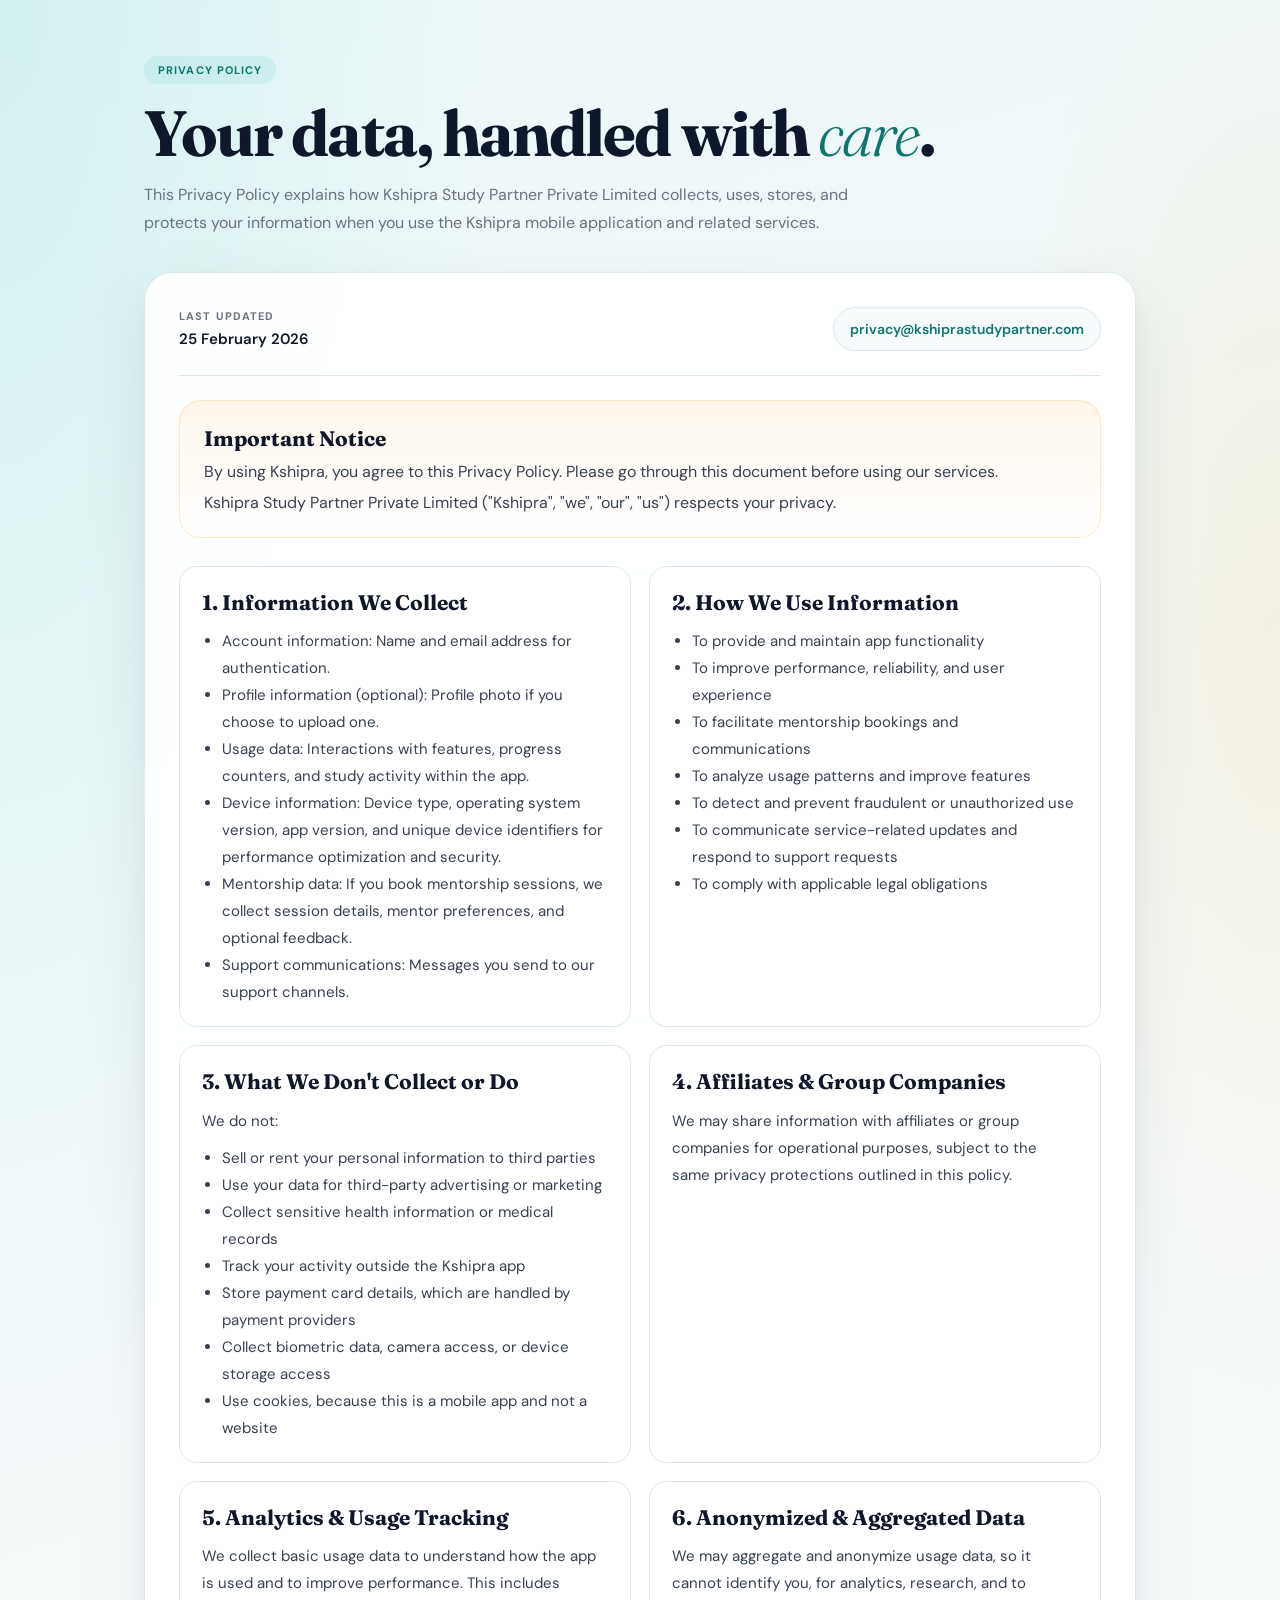
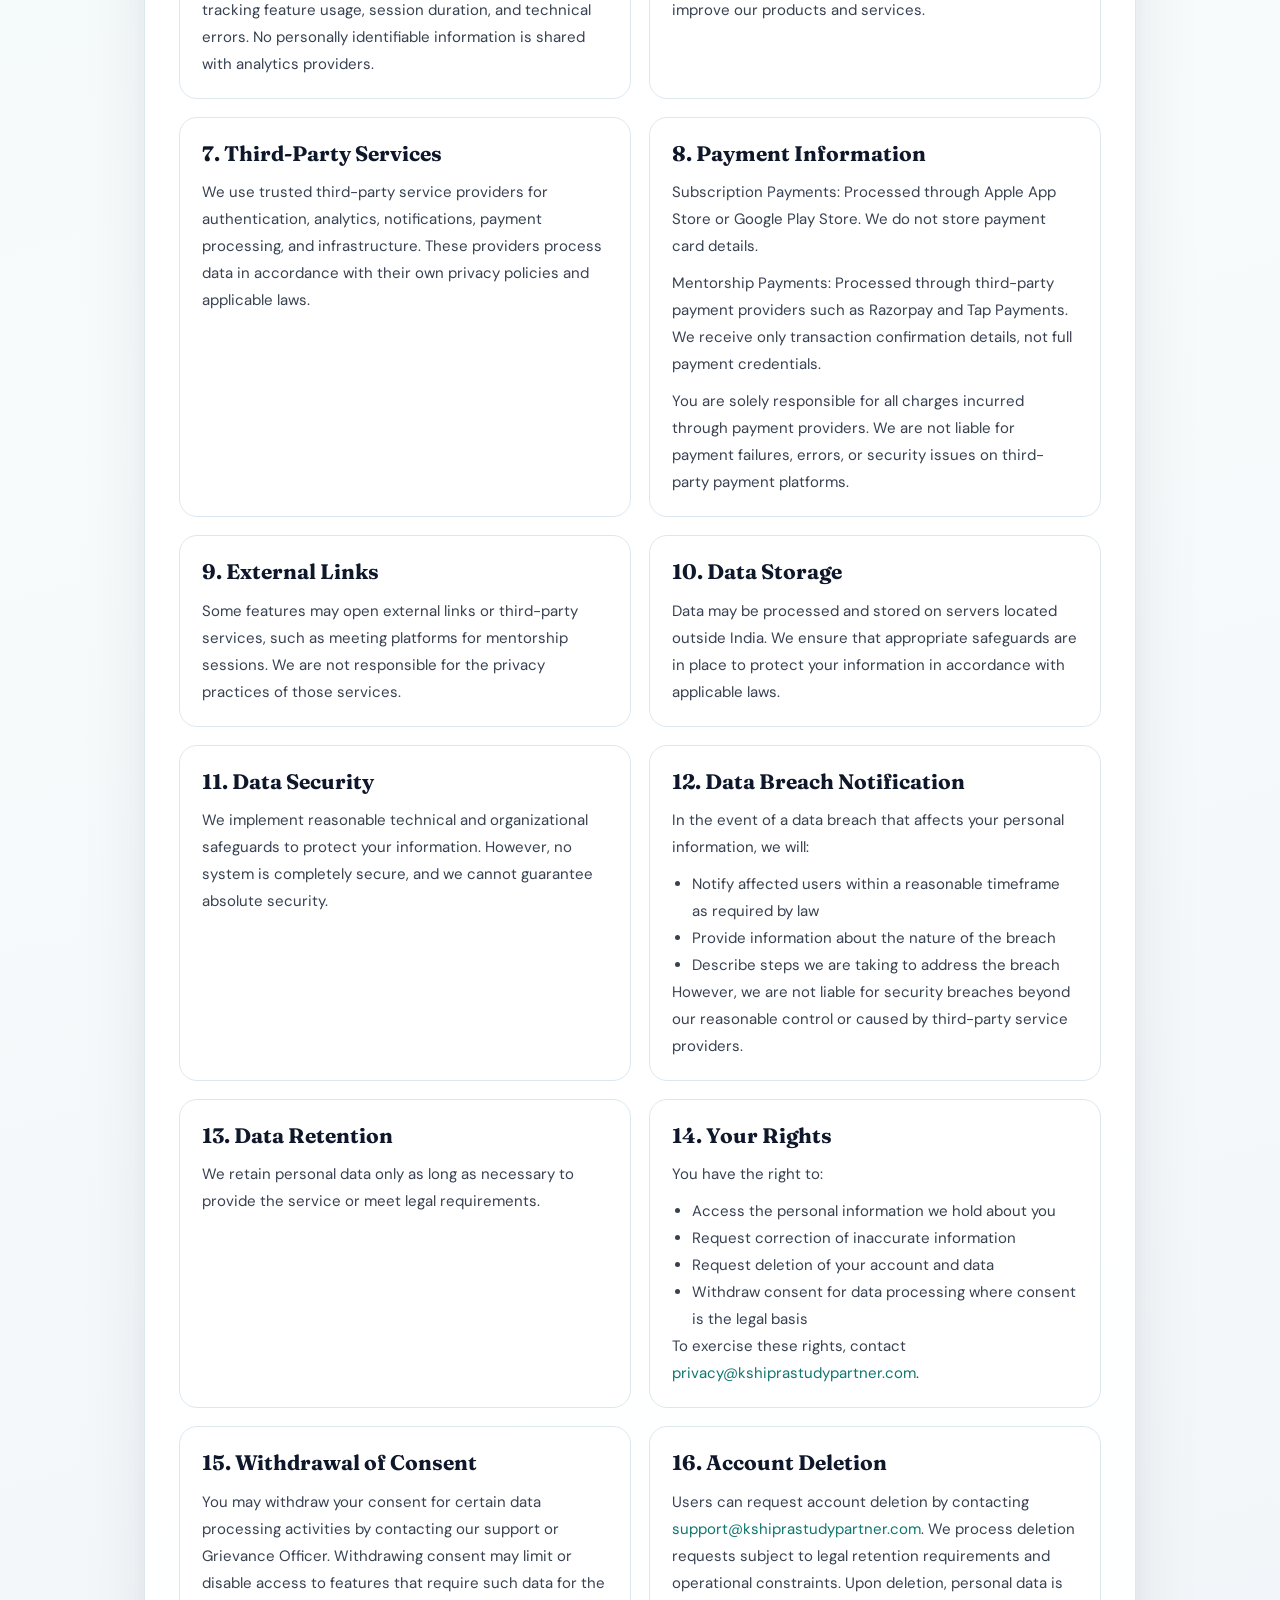
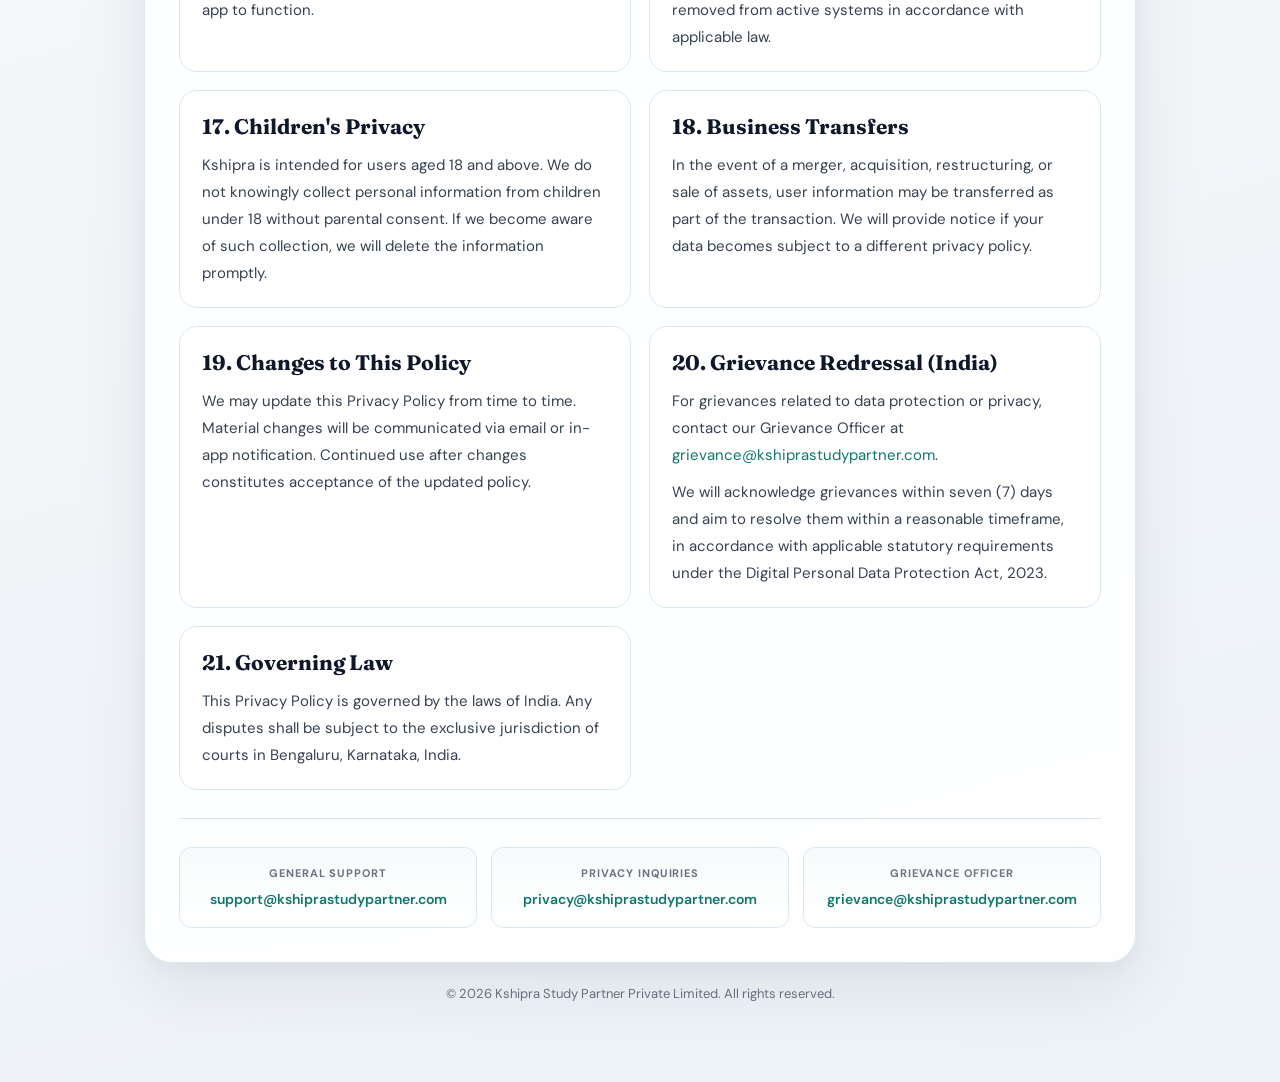
<file: kshipra-mail-content/legal/privacy-policy.html>
<!DOCTYPE html>
<html lang="en">

<head>
    <meta charset="UTF-8">
    <meta name="viewport" content="width=device-width, initial-scale=1.0">
    <title>Privacy Policy | Kshipra</title>
    <meta name="description"
        content="Read the Kshipra Privacy Policy to understand how information is collected, used, stored, and protected across the Kshipra mobile application and related services.">
    <link rel="preconnect" href="https://fonts.googleapis.com">
    <link rel="preconnect" href="https://fonts.gstatic.com" crossorigin>
    <link href="https://fonts.googleapis.com/css2?family=Fraunces:ital,opsz,wght@0,9..144,300;0,9..144,600;0,9..144,700;1,9..144,300&family=DM+Sans:wght@300;400;500;600&display=swap" rel="stylesheet">
    <link rel="stylesheet" href="../assets/css/privacy-policy.css">
</head>

<body>
    <main class="policy-shell">
        <header class="policy-hero">
            <div class="hero-badge">Privacy Policy</div>
            <h1>Your data, handled with <em>care</em>.</h1>
            <p class="hero-subtitle">
                This Privacy Policy explains how Kshipra Study Partner Private Limited collects, uses, stores, and
                protects your information when you use the Kshipra mobile application and related services.
            </p>
        </header>

        <section class="policy-card">
            <div class="policy-topbar">
                <div>
                    <p class="policy-label">Last Updated</p>
                    <p class="policy-date">25 February 2026</p>
                </div>
                <a class="policy-mail" href="mailto:privacy@kshiprastudypartner.com">privacy@kshiprastudypartner.com</a>
            </div>

            <section class="policy-callout">
                <h2>Important Notice</h2>
                <p>
                    By using Kshipra, you agree to this Privacy Policy. Please go through this document before using
                    our services.
                </p>
                <p>
                    Kshipra Study Partner Private Limited ("Kshipra", "we", "our", "us") respects your privacy.
                </p>
            </section>

            <div class="policy-grid">
                <section class="policy-section">
                    <h2>1. Information We Collect</h2>
                    <ul>
                        <li>Account information: Name and email address for authentication.</li>
                        <li>Profile information (optional): Profile photo if you choose to upload one.</li>
                        <li>Usage data: Interactions with features, progress counters, and study activity within the app.</li>
                        <li>Device information: Device type, operating system version, app version, and unique device identifiers for performance optimization and security.</li>
                        <li>Mentorship data: If you book mentorship sessions, we collect session details, mentor preferences, and optional feedback.</li>
                        <li>Support communications: Messages you send to our support channels.</li>
                    </ul>
                </section>

                <section class="policy-section">
                    <h2>2. How We Use Information</h2>
                    <ul>
                        <li>To provide and maintain app functionality</li>
                        <li>To improve performance, reliability, and user experience</li>
                        <li>To facilitate mentorship bookings and communications</li>
                        <li>To analyze usage patterns and improve features</li>
                        <li>To detect and prevent fraudulent or unauthorized use</li>
                        <li>To communicate service-related updates and respond to support requests</li>
                        <li>To comply with applicable legal obligations</li>
                    </ul>
                </section>

                <section class="policy-section">
                    <h2>3. What We Don't Collect or Do</h2>
                    <p>We do not:</p>
                    <ul>
                        <li>Sell or rent your personal information to third parties</li>
                        <li>Use your data for third-party advertising or marketing</li>
                        <li>Collect sensitive health information or medical records</li>
                        <li>Track your activity outside the Kshipra app</li>
                        <li>Store payment card details, which are handled by payment providers</li>
                        <li>Collect biometric data, camera access, or device storage access</li>
                        <li>Use cookies, because this is a mobile app and not a website</li>
                    </ul>
                </section>

                <section class="policy-section">
                    <h2>4. Affiliates &amp; Group Companies</h2>
                    <p>
                        We may share information with affiliates or group companies for operational purposes, subject
                        to the same privacy protections outlined in this policy.
                    </p>
                </section>

                <section class="policy-section">
                    <h2>5. Analytics &amp; Usage Tracking</h2>
                    <p>
                        We collect basic usage data to understand how the app is used and to improve performance. This
                        includes tracking feature usage, session duration, and technical errors. No personally
                        identifiable information is shared with analytics providers.
                    </p>
                </section>

                <section class="policy-section">
                    <h2>6. Anonymized &amp; Aggregated Data</h2>
                    <p>
                        We may aggregate and anonymize usage data, so it cannot identify you, for analytics, research,
                        and to improve our products and services.
                    </p>
                </section>

                <section class="policy-section">
                    <h2>7. Third-Party Services</h2>
                    <p>
                        We use trusted third-party service providers for authentication, analytics, notifications,
                        payment processing, and infrastructure. These providers process data in accordance with their
                        own privacy policies and applicable laws.
                    </p>
                </section>

                <section class="policy-section">
                    <h2>8. Payment Information</h2>
                    <p>
                        Subscription Payments: Processed through Apple App Store or Google Play Store. We do not store
                        payment card details.
                    </p>
                    <p>
                        Mentorship Payments: Processed through third-party payment providers such as Razorpay and Tap
                        Payments. We receive only transaction confirmation details, not full payment credentials.
                    </p>
                    <p>
                        You are solely responsible for all charges incurred through payment providers. We are not
                        liable for payment failures, errors, or security issues on third-party payment platforms.
                    </p>
                </section>

                <section class="policy-section">
                    <h2>9. External Links</h2>
                    <p>
                        Some features may open external links or third-party services, such as meeting platforms for
                        mentorship sessions. We are not responsible for the privacy practices of those services.
                    </p>
                </section>

                <section class="policy-section">
                    <h2>10. Data Storage</h2>
                    <p>
                        Data may be processed and stored on servers located outside India. We ensure that appropriate
                        safeguards are in place to protect your information in accordance with applicable laws.
                    </p>
                </section>

                <section class="policy-section">
                    <h2>11. Data Security</h2>
                    <p>
                        We implement reasonable technical and organizational safeguards to protect your information.
                        However, no system is completely secure, and we cannot guarantee absolute security.
                    </p>
                </section>

                <section class="policy-section">
                    <h2>12. Data Breach Notification</h2>
                    <p>In the event of a data breach that affects your personal information, we will:</p>
                    <ul>
                        <li>Notify affected users within a reasonable timeframe as required by law</li>
                        <li>Provide information about the nature of the breach</li>
                        <li>Describe steps we are taking to address the breach</li>
                    </ul>
                    <p>
                        However, we are not liable for security breaches beyond our reasonable control or caused by
                        third-party service providers.
                    </p>
                </section>

                <section class="policy-section">
                    <h2>13. Data Retention</h2>
                    <p>
                        We retain personal data only as long as necessary to provide the service or meet legal
                        requirements.
                    </p>
                </section>

                <section class="policy-section">
                    <h2>14. Your Rights</h2>
                    <p>You have the right to:</p>
                    <ul>
                        <li>Access the personal information we hold about you</li>
                        <li>Request correction of inaccurate information</li>
                        <li>Request deletion of your account and data</li>
                        <li>Withdraw consent for data processing where consent is the legal basis</li>
                    </ul>
                    <p>
                        To exercise these rights, contact
                        <a href="mailto:privacy@kshiprastudypartner.com">privacy@kshiprastudypartner.com</a>.
                    </p>
                </section>

                <section class="policy-section">
                    <h2>15. Withdrawal of Consent</h2>
                    <p>
                        You may withdraw your consent for certain data processing activities by contacting our support
                        or Grievance Officer. Withdrawing consent may limit or disable access to features that require
                        such data for the app to function.
                    </p>
                </section>

                <section class="policy-section">
                    <h2>16. Account Deletion</h2>
                    <p>
                        Users can request account deletion by contacting
                        <a href="mailto:support@kshiprastudypartner.com">support@kshiprastudypartner.com</a>. We
                        process deletion requests subject to legal retention requirements and operational constraints.
                        Upon deletion, personal data is removed from active systems in accordance with applicable law.
                    </p>
                </section>

                <section class="policy-section">
                    <h2>17. Children's Privacy</h2>
                    <p>
                        Kshipra is intended for users aged 18 and above. We do not knowingly collect personal
                        information from children under 18 without parental consent. If we become aware of such
                        collection, we will delete the information promptly.
                    </p>
                </section>

                <section class="policy-section">
                    <h2>18. Business Transfers</h2>
                    <p>
                        In the event of a merger, acquisition, restructuring, or sale of assets, user information may
                        be transferred as part of the transaction. We will provide notice if your data becomes subject
                        to a different privacy policy.
                    </p>
                </section>

                <section class="policy-section">
                    <h2>19. Changes to This Policy</h2>
                    <p>
                        We may update this Privacy Policy from time to time. Material changes will be communicated via
                        email or in-app notification. Continued use after changes constitutes acceptance of the updated
                        policy.
                    </p>
                </section>

                <section class="policy-section">
                    <h2>20. Grievance Redressal (India)</h2>
                    <p>
                        For grievances related to data protection or privacy, contact our Grievance Officer at
                        <a href="mailto:grievance@kshiprastudypartner.com">grievance@kshiprastudypartner.com</a>.
                    </p>
                    <p>
                        We will acknowledge grievances within seven (7) days and aim to resolve them within a
                        reasonable timeframe, in accordance with applicable statutory requirements under the Digital
                        Personal Data Protection Act, 2023.
                    </p>
                </section>

                <section class="policy-section">
                    <h2>21. Governing Law</h2>
                    <p>
                        This Privacy Policy is governed by the laws of India. Any disputes shall be subject to the
                        exclusive jurisdiction of courts in Bengaluru, Karnataka, India.
                    </p>
                </section>
            </div>

            <section class="contact-panel">
                <div class="contact-card">
                    <p class="contact-label">General Support</p>
                    <a href="mailto:support@kshiprastudypartner.com">support@kshiprastudypartner.com</a>
                </div>
                <div class="contact-card">
                    <p class="contact-label">Privacy Inquiries</p>
                    <a href="mailto:privacy@kshiprastudypartner.com">privacy@kshiprastudypartner.com</a>
                </div>
                <div class="contact-card">
                    <p class="contact-label">Grievance Officer</p>
                    <a href="mailto:grievance@kshiprastudypartner.com">grievance@kshiprastudypartner.com</a>
                </div>
            </section>
        </section>

        <p class="policy-footer">&copy; 2026 Kshipra Study Partner Private Limited. All rights reserved.</p>
    </main>
</body>

</html>
</file>
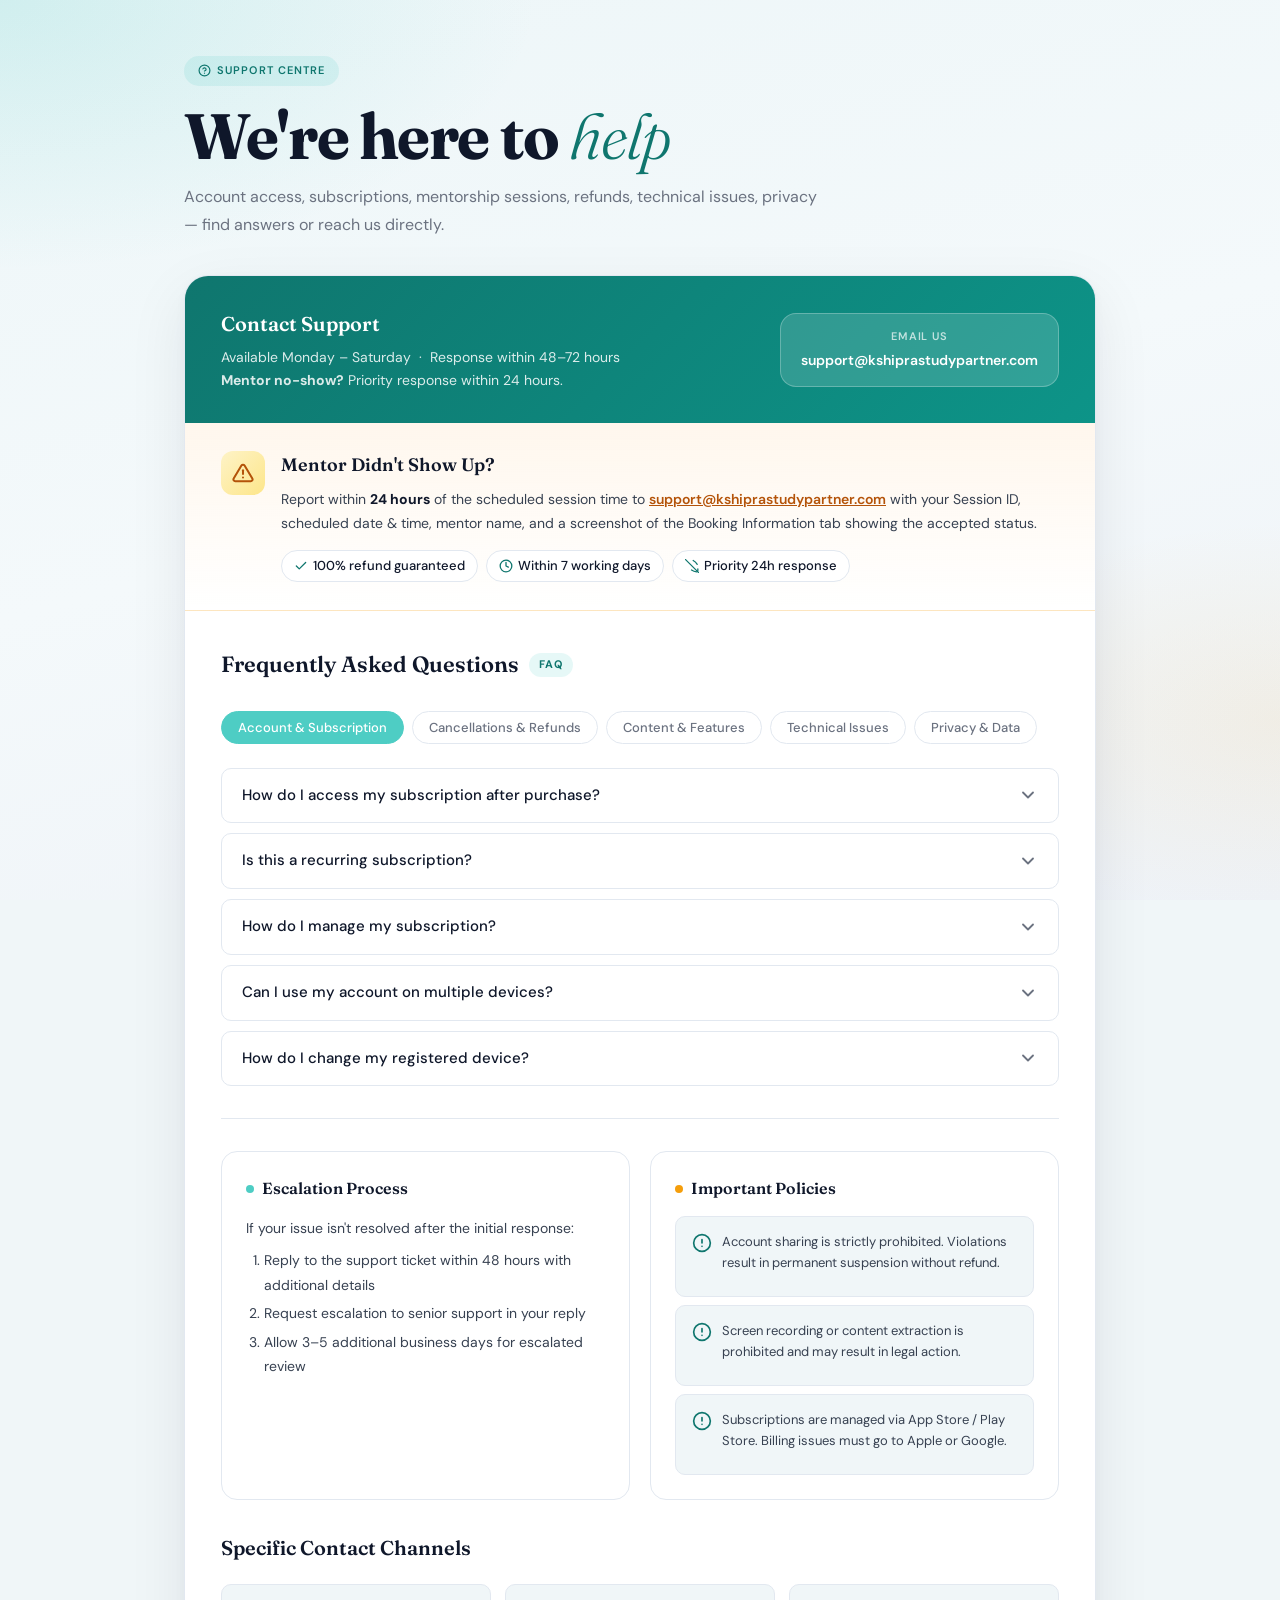
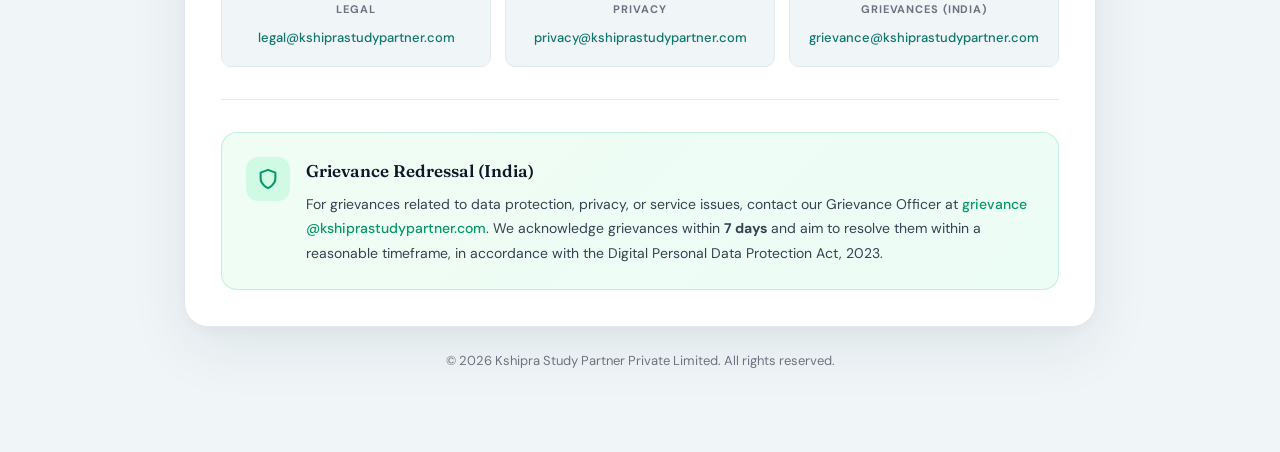
<file: kshipra-mail-content/legal/support.html>
<!-- <!DOCTYPE html>
<html lang="en">

<head>
    <meta charset="UTF-8">
    <meta name="viewport" content="width=device-width, initial-scale=1.0">
    <title>Support | Kshipra</title>
    <meta name="description"
        content="Get Kshipra support for account access, subscriptions, mentorship sessions, refunds, technical issues, privacy, and grievance redressal.">
    <link rel="stylesheet" href="styles.css">
</head>

<body class="legal-page">
    <main class="legal-shell">
        <header class="legal-hero">
            <span class="legal-eyebrow">Support</span>
            <h1>Kshipra Support</h1>
            <p class="legal-subtitle">
                We're here to help with account, subscription, technical, mentorship, privacy, and app-related
                questions.
            </p>
        </header>

        <section class="legal-card">
            <section class="legal-section legal-alert">
                <h2>Contact Information</h2>
                <p>
                    Email:
                    <a href="mailto:support@kshiprastudypartner.com">support@kshiprastudypartner.com</a>
                </p>
                <p>
                    Response Time: We aim to respond within 48-72 hours during business days, Monday to Saturday.
                </p>
                <p>
                    Note: Response times may vary during peak periods such as exam seasons and new launches. We
                    appreciate your patience.
                </p>
                <p>
                    Mentor No-Show? Priority response within 24 hours. See the dedicated section below.
                </p>
            </section>

            <section class="legal-section legal-alert">
                <h2>Mentor Didn't Show Up? Get Complete Refund</h2>
                <p>If your mentor fails to attend your scheduled session, report immediately via:</p>
                <ul>
                    <li>Email: <a href="mailto:support@kshiprastudypartner.com">support@kshiprastudypartner.com</a></li>
                </ul>
                <p>Provide:</p>
                <ul>
                    <li>Session ID from booking confirmation</li>
                    <li>Scheduled date and time</li>
                    <li>Mentor name</li>
                    <li>Screenshot of Booking Information tab showing mentor accepted status</li>
                </ul>
                <p>Complete 100% refund within 7 working days.</p>
                <p>Report within 24 hours of scheduled session time for priority processing.</p>
            </section>

            <section class="legal-section">
                <h2>Frequently Asked Questions</h2>

                <h3>Account &amp; Subscription</h3>
                <p><strong>Q:</strong> How do I access my subscription after purchase?</p>
                <p>
                    <strong>A:</strong> After subscribing through Apple App Store or Google Play Store, log in to the
                    Kshipra app with your registered email. All premium content will be unlocked automatically within
                    24 hours.
                </p>

                <p><strong>Q:</strong> Is this a recurring subscription?</p>
                <p>
                    <strong>A:</strong> No. Kshipra subscriptions are one-time payments, not auto-renewing
                    subscriptions. When your subscription expires, you'll need to manually purchase again if you wish
                    to continue.
                </p>

                <p><strong>Q:</strong> How do I manage my subscription?</p>
                <p>
                    <strong>A:</strong> Tap the "Manage Subscription" button in the Kshipra app to view your plan
                    details, expiry date, and purchase history.
                </p>

                <p><strong>Q:</strong> Can I use my account on multiple devices?</p>
                <p>
                    <strong>A:</strong> Yes, you can access your account on up to 2 devices. However, only one device
                    can be actively using the app at a time. Simultaneous usage from multiple devices may result in
                    account suspension.
                </p>

                <p><strong>Q:</strong> How do I change my registered device?</p>
                <p>
                    <strong>A:</strong> Contact
                    <a href="mailto:support@kshiprastudypartner.com">support@kshiprastudypartner.com</a> with your
                    account details. Device changes are permitted subject to verification.
                </p>

                <h3>Cancellations &amp; Refunds</h3>
                <p><strong>Q:</strong> Can I get a refund for my subscription?</p>
                <p>
                    <strong>A:</strong> No. All subscription purchases are final and non-refundable. Once purchased,
                    no refunds will be provided for any reason including change of mind, partial usage, or
                    dissatisfaction. Please review plan details carefully before purchasing.
                </p>

                <p><strong>Q:</strong> Can I get a refund for mentorship sessions?</p>
                <p>
                    <strong>A:</strong> No refunds once booked. All mentorship bookings are final. However, you will
                    receive automatic 100% refund within 7 working days if your mentor doesn't show up and you report
                    it immediately by email, or if your mentor rejects your booking, in which case no action is needed.
                </p>

                <h3>Content &amp; Features</h3>
                <p><strong>Q:</strong> What's included in my subscription?</p>
                <p>
                    <strong>A:</strong> Access to flashcards for 19 subjects, concise high-yield notes, progress
                    tracking, and recorded guidance sessions in the Explore section.
                </p>

                <p><strong>Q:</strong> Can I download content for offline use?</p>
                <p>
                    <strong>A:</strong> No, Kshipra requires an internet connection. Content is not downloadable to
                    protect our intellectual property.
                </p>

                <p><strong>Q:</strong> How does mentorship work?</p>
                <p>
                    <strong>A:</strong> Browse available mentors and book a session, paid separately and not included
                    in subscription. Once you book, check the Booking Information tab to see mentor status. If the
                    mentor accepts, the meeting link will appear there. If the mentor rejects, automatic refund is
                    initiated.
                </p>

                <p><strong>Q:</strong> Where do I find my mentorship meeting link?</p>
                <p>
                    <strong>A:</strong> After your mentor accepts the booking, the meeting link will appear in the
                    Booking Information tab. Check this tab for booking status and meeting details.
                </p>

                <p><strong>Q:</strong> What if my mentor rejects my booking?</p>
                <p>
                    <strong>A:</strong> If your mentor rejects your booking, an automatic 100% refund will be
                    initiated within 7 working days. You'll see the rejection status in the Booking Information tab.
                </p>

                <p><strong>Q:</strong> Can I record or screenshot mentorship sessions?</p>
                <p>
                    <strong>A:</strong> No. Recording audio or video, or taking screenshots during mentorship sessions,
                    is strictly prohibited. Sessions are conducted via Zoom or Google Meet for live one-on-one video
                    calls only. Violation will result in immediate session termination and permanent account ban
                    without refund.
                </p>

                <p><strong>Q:</strong> What platform is used for mentorship sessions?</p>
                <p>
                    <strong>A:</strong> Sessions are conducted via Zoom or Google Meet for live one-on-one video
                    calls. The meeting link will appear in your Booking Information tab once your mentor accepts.
                </p>

                <h3>Technical Issues</h3>
                <p><strong>Q:</strong> The app is not working properly. What should I do?</p>
                <p><strong>A:</strong> Try these steps:</p>
                <ol>
                    <li>Force close and restart the app</li>
                    <li>Check for app updates in App Store or Play Store</li>
                    <li>Ensure you have a stable internet connection</li>
                    <li>Restart your device</li>
                    <li>If the issue persists, contact support with device details and screenshots</li>
                </ol>

                <p><strong>Q:</strong> I can't log in to my account. What should I do?</p>
                <p>
                    <strong>A:</strong> Ensure you're using the correct email address registered with Kshipra. If
                    you've forgotten your password, use the "Forgot Password" option on the login screen. If issues
                    persist, contact support.
                </p>

                <p><strong>Q:</strong> Which devices are supported?</p>
                <p>
                    <strong>A:</strong> iOS supports iPhone and iPad running iOS 14 or later. Android supports devices
                    running Android 8.0 or later. iPad is supported, but the app is designed with a mobile-first
                    experience, so display ratios may differ on iPad compared to phones.
                </p>

                <h3>Privacy &amp; Data</h3>
                <p><strong>Q:</strong> Is my data safe with Kshipra?</p>
                <p>
                    <strong>A:</strong> Yes. We collect minimal data and do not share your personal information with
                    third parties for marketing. See our Privacy Policy for details.
                </p>

                <p><strong>Q:</strong> How do I delete my account?</p>
                <p>
                    <strong>A:</strong> Go to Edit Profile in the app and tap the Delete Account button. Warning: This
                    is permanent and cannot be undone. All your progress and active subscription will be permanently
                    deleted without refund. If you're having issues, contact support instead at
                    <a href="mailto:support@kshiprastudypartner.com">support@kshiprastudypartner.com</a>.
                </p>
            </section>

            <section class="legal-section">
                <h2>Escalation Process</h2>
                <p>If your issue is not resolved after initial response:</p>
                <ol>
                    <li>Reply to the support ticket within 48 hours with additional details</li>
                    <li>Request escalation to senior support in your reply</li>
                    <li>Allow 3-5 additional business days for escalated review</li>
                </ol>
                <p>For specific matters:</p>
                <ul>
                    <li>Legal matters: <a href="mailto:legal@kshiprastudypartner.com">legal@kshiprastudypartner.com</a></li>
                    <li>Privacy concerns: <a href="mailto:privacy@kshiprastudypartner.com">privacy@kshiprastudypartner.com</a></li>
                    <li>Grievances (India): <a href="mailto:grievance@kshiprastudypartner.com">grievance@kshiprastudypartner.com</a></li>
                </ul>
            </section>

            <section class="legal-section">
                <h2>Important Policies</h2>
                <ul>
                    <li>Account sharing is strictly prohibited. Violations result in permanent account suspension without refund.</li>
                    <li>Screen recording or content extraction is prohibited. Such activities violate our Terms &amp; Conditions and may result in legal action.</li>
                    <li>Subscriptions are managed through App Store or Play Store. All billing, refunds, and payment issues must be directed to Apple or Google.</li>
                    <li>Mentorship sessions connect via external links. We are not responsible for third-party meeting platform availability or policies.</li>
                </ul>
            </section>

            <section class="legal-section">
                <h2>Grievance Redressal (India)</h2>
                <p>
                    For grievances related to data protection, privacy, or service issues:
                </p>
                <p>
                    Grievance Officer:
                    <a href="mailto:grievance@kshiprastudypartner.com">grievance@kshiprastudypartner.com</a>
                </p>
                <p>
                    We acknowledge grievances within seven (7) days and aim to resolve them within a reasonable
                    timeframe, in accordance with applicable statutory requirements under the Digital Personal Data
                    Protection Act, 2023.
                </p>
                <p style="padding-top: 20px; text-align: center;">&copy; 2026 Kshipra Study Partner Private Limited. All rights reserved.</p>
            </section>
        </section>
    </main>
</body>

</html> -->



















<!-- ---------------------------------------------------------------------------------------------------------------------------- -->

<!DOCTYPE html>
<html lang="en">
<head>
  <meta charset="UTF-8" />
  <meta name="viewport" content="width=device-width, initial-scale=1.0" />
  <title>Support | Kshipra</title>
  <meta name="description" content="Get Kshipra support for account access, subscriptions, mentorship sessions, refunds, technical issues, privacy, and grievance redressal." />
  <link rel="preconnect" href="https://fonts.googleapis.com" />
  <link rel="preconnect" href="https://fonts.gstatic.com" crossorigin />
  <link href="https://fonts.googleapis.com/css2?family=Fraunces:ital,opsz,wght@0,9..144,300;0,9..144,600;0,9..144,700;1,9..144,300&family=DM+Sans:wght@300;400;500;600&display=swap" rel="stylesheet" />
  <link rel="stylesheet" href="../assets/css/support.css" />
</head>
<body>
<main class="shell">

  <!-- Hero -->
  <header class="hero">
    <div class="eyebrow">
      <svg xmlns="http://www.w3.org/2000/svg" viewBox="0 0 24 24" fill="none" stroke="currentColor" stroke-width="2.2" stroke-linecap="round" stroke-linejoin="round"><circle cx="12" cy="12" r="10"/><path d="M9.09 9a3 3 0 0 1 5.83 1c0 2-3 3-3 3"/><line x1="12" y1="17" x2="12.01" y2="17"/></svg>
      Support Centre
    </div>
    <h1>We're here to <em>help</em></h1>
    <p class="hero-sub">Account access, subscriptions, mentorship sessions, refunds, technical issues, privacy — find answers or reach us directly.</p>
  </header>

  <div class="card">

    <!-- Contact Banner -->
    <div class="contact-banner">
      <div>
        <h2>Contact Support</h2>
        <p>Available Monday &ndash; Saturday &nbsp;&middot;&nbsp; Response within 48&ndash;72 hours<br>
           <strong style="color:#fff;">Mentor no-show?</strong> Priority response within 24 hours.</p>
      </div>
      <div class="contact-badge">
        <span>Email us</span>
        <a href="mailto:support@kshiprastudypartner.com">support@kshiprastudypartner.com</a>
      </div>
    </div>

    <!-- Alert: Mentor no-show -->
    <div class="alert-strip">
      <div class="alert-icon">
        <svg xmlns="http://www.w3.org/2000/svg" viewBox="0 0 24 24" fill="none" stroke="currentColor" stroke-width="2.2" stroke-linecap="round" stroke-linejoin="round"><path d="M10.29 3.86 1.82 18a2 2 0 0 0 1.71 3h16.94a2 2 0 0 0 1.71-3L13.71 3.86a2 2 0 0 0-3.42 0z"/><line x1="12" y1="9" x2="12" y2="13"/><line x1="12" y1="17" x2="12.01" y2="17"/></svg>
      </div>
      <div class="alert-body">
        <h2>Mentor Didn't Show Up?</h2>
        <p>Report within <strong>24 hours</strong> of the scheduled session time to
          <a href="mailto:support@kshiprastudypartner.com" style="color:#b45309;font-weight:600;">support@kshiprastudypartner.com</a>
          with your Session ID, scheduled date &amp; time, mentor name, and a screenshot of the Booking Information tab showing the accepted status.</p>
        <div class="refund-info">
          <span class="refund-tag">
            <svg xmlns="http://www.w3.org/2000/svg" viewBox="0 0 24 24" fill="none" stroke="currentColor" stroke-width="2.2" stroke-linecap="round" stroke-linejoin="round"><polyline points="20 6 9 17 4 12"/></svg>
            100% refund guaranteed
          </span>
          <span class="refund-tag">
            <svg xmlns="http://www.w3.org/2000/svg" viewBox="0 0 24 24" fill="none" stroke="currentColor" stroke-width="2.2" stroke-linecap="round" stroke-linejoin="round"><circle cx="12" cy="12" r="10"/><polyline points="12 6 12 12 16 14"/></svg>
            Within 7 working days
          </span>
          <span class="refund-tag">
            <svg xmlns="http://www.w3.org/2000/svg" viewBox="0 0 24 24" fill="none" stroke="currentColor" stroke-width="2.2" stroke-linecap="round" stroke-linejoin="round"><path d="M22 16.92v3a2 2 0 0 1-2.18 2 19.79 19.79 0 0 1-8.63-3.07"/><path d="M14.05 2.65A20 20 0 0 1 21 9.14"/><line x1="1" y1="1" x2="23" y2="23"/></svg>
            Priority 24h response
          </span>
        </div>
      </div>
    </div>

    <!-- FAQ -->
    <div class="content-area">

      <div class="faq-header">
        <h2>Frequently Asked Questions</h2>
        <span class="faq-pill">FAQ</span>
      </div>

      <div class="faq-tabs">
        <button class="tab-btn active" data-tab="account">Account &amp; Subscription</button>
        <button class="tab-btn" data-tab="refunds">Cancellations &amp; Refunds</button>
        <button class="tab-btn" data-tab="features">Content &amp; Features</button>
        <button class="tab-btn" data-tab="technical">Technical Issues</button>
        <button class="tab-btn" data-tab="privacy">Privacy &amp; Data</button>
      </div>

      <!-- Account & Subscription -->
      <div class="faq-group visible" id="tab-account">

        <div class="faq-item">
          <button class="faq-q">
            How do I access my subscription after purchase?
            <svg class="chevron" xmlns="http://www.w3.org/2000/svg" viewBox="0 0 24 24" fill="none" stroke="currentColor" stroke-width="2.2" stroke-linecap="round" stroke-linejoin="round"><polyline points="6 9 12 15 18 9"/></svg>
          </button>
          <div class="faq-a"><div class="faq-a-inner">After subscribing through Apple App Store or Google Play Store, log in to the Kshipra app with your registered email. All premium content will be unlocked automatically within 24 hours.</div></div>
        </div>

        <div class="faq-item">
          <button class="faq-q">
            Is this a recurring subscription?
            <svg class="chevron" xmlns="http://www.w3.org/2000/svg" viewBox="0 0 24 24" fill="none" stroke="currentColor" stroke-width="2.2" stroke-linecap="round" stroke-linejoin="round"><polyline points="6 9 12 15 18 9"/></svg>
          </button>
          <div class="faq-a"><div class="faq-a-inner">No. Kshipra subscriptions are one-time payments, not auto-renewing subscriptions. When your subscription expires, you'll need to manually purchase again if you wish to continue.</div></div>
        </div>

        <div class="faq-item">
          <button class="faq-q">
            How do I manage my subscription?
            <svg class="chevron" xmlns="http://www.w3.org/2000/svg" viewBox="0 0 24 24" fill="none" stroke="currentColor" stroke-width="2.2" stroke-linecap="round" stroke-linejoin="round"><polyline points="6 9 12 15 18 9"/></svg>
          </button>
          <div class="faq-a"><div class="faq-a-inner">Tap the "Manage Subscription" button in the Kshipra app to view your plan details, expiry date, and purchase history.</div></div>
        </div>

        <div class="faq-item">
          <button class="faq-q">
            Can I use my account on multiple devices?
            <svg class="chevron" xmlns="http://www.w3.org/2000/svg" viewBox="0 0 24 24" fill="none" stroke="currentColor" stroke-width="2.2" stroke-linecap="round" stroke-linejoin="round"><polyline points="6 9 12 15 18 9"/></svg>
          </button>
          <div class="faq-a"><div class="faq-a-inner">Yes, you can access your account on up to 2 devices. However, only one device can be actively using the app at a time. Simultaneous usage from multiple devices may result in account suspension.</div></div>
        </div>

        <div class="faq-item">
          <button class="faq-q">
            How do I change my registered device?
            <svg class="chevron" xmlns="http://www.w3.org/2000/svg" viewBox="0 0 24 24" fill="none" stroke="currentColor" stroke-width="2.2" stroke-linecap="round" stroke-linejoin="round"><polyline points="6 9 12 15 18 9"/></svg>
          </button>
          <div class="faq-a"><div class="faq-a-inner">Contact <a href="mailto:support@kshiprastudypartner.com">support@kshiprastudypartner.com</a> with your account details. Device changes are permitted subject to verification.</div></div>
        </div>

      </div>

      <!-- Cancellations & Refunds -->
      <div class="faq-group" id="tab-refunds">

        <div class="faq-item">
          <button class="faq-q">
            Can I get a refund for my subscription?
            <svg class="chevron" xmlns="http://www.w3.org/2000/svg" viewBox="0 0 24 24" fill="none" stroke="currentColor" stroke-width="2.2" stroke-linecap="round" stroke-linejoin="round"><polyline points="6 9 12 15 18 9"/></svg>
          </button>
          <div class="faq-a"><div class="faq-a-inner">No. All subscription purchases are final and non-refundable. Once purchased, no refunds will be provided for any reason including change of mind, partial usage, or dissatisfaction. Please review plan details carefully before purchasing.</div></div>
        </div>

        <div class="faq-item">
          <button class="faq-q">
            Can I get a refund for mentorship sessions?
            <svg class="chevron" xmlns="http://www.w3.org/2000/svg" viewBox="0 0 24 24" fill="none" stroke="currentColor" stroke-width="2.2" stroke-linecap="round" stroke-linejoin="round"><polyline points="6 9 12 15 18 9"/></svg>
          </button>
          <div class="faq-a"><div class="faq-a-inner">No refunds once booked. All mentorship bookings are final. However, you will receive an automatic 100% refund within 7 working days if your mentor doesn't show up (report by email immediately), or if your mentor rejects your booking (no action needed).</div></div>
        </div>

      </div>

      <!-- Content & Features -->
      <div class="faq-group" id="tab-features">

        <div class="faq-item">
          <button class="faq-q">
            What's included in my subscription?
            <svg class="chevron" xmlns="http://www.w3.org/2000/svg" viewBox="0 0 24 24" fill="none" stroke="currentColor" stroke-width="2.2" stroke-linecap="round" stroke-linejoin="round"><polyline points="6 9 12 15 18 9"/></svg>
          </button>
          <div class="faq-a"><div class="faq-a-inner">Access to flashcards for 19 subjects, concise high-yield notes, progress tracking, and recorded guidance sessions in the Explore section.</div></div>
        </div>

        <div class="faq-item">
          <button class="faq-q">
            Can I download content for offline use?
            <svg class="chevron" xmlns="http://www.w3.org/2000/svg" viewBox="0 0 24 24" fill="none" stroke="currentColor" stroke-width="2.2" stroke-linecap="round" stroke-linejoin="round"><polyline points="6 9 12 15 18 9"/></svg>
          </button>
          <div class="faq-a"><div class="faq-a-inner">No, Kshipra requires an internet connection. Content is not downloadable to protect our intellectual property.</div></div>
        </div>

        <div class="faq-item">
          <button class="faq-q">
            How does mentorship work?
            <svg class="chevron" xmlns="http://www.w3.org/2000/svg" viewBox="0 0 24 24" fill="none" stroke="currentColor" stroke-width="2.2" stroke-linecap="round" stroke-linejoin="round"><polyline points="6 9 12 15 18 9"/></svg>
          </button>
          <div class="faq-a"><div class="faq-a-inner">Browse available mentors and book a session &mdash; paid separately and not included in your subscription. Once booked, check the Booking Information tab to see mentor status. If the mentor accepts, the meeting link will appear there. If rejected, an automatic refund is initiated.</div></div>
        </div>

        <div class="faq-item">
          <button class="faq-q">
            Where do I find my mentorship meeting link?
            <svg class="chevron" xmlns="http://www.w3.org/2000/svg" viewBox="0 0 24 24" fill="none" stroke="currentColor" stroke-width="2.2" stroke-linecap="round" stroke-linejoin="round"><polyline points="6 9 12 15 18 9"/></svg>
          </button>
          <div class="faq-a"><div class="faq-a-inner">After your mentor accepts the booking, the meeting link will appear in the Booking Information tab. Check this tab for booking status and meeting details.</div></div>
        </div>

        <div class="faq-item">
          <button class="faq-q">
            What if my mentor rejects my booking?
            <svg class="chevron" xmlns="http://www.w3.org/2000/svg" viewBox="0 0 24 24" fill="none" stroke="currentColor" stroke-width="2.2" stroke-linecap="round" stroke-linejoin="round"><polyline points="6 9 12 15 18 9"/></svg>
          </button>
          <div class="faq-a"><div class="faq-a-inner">If your mentor rejects your booking, an automatic 100% refund will be initiated within 7 working days. You'll see the rejection status in the Booking Information tab.</div></div>
        </div>

        <div class="faq-item">
          <button class="faq-q">
            Can I record or screenshot mentorship sessions?
            <svg class="chevron" xmlns="http://www.w3.org/2000/svg" viewBox="0 0 24 24" fill="none" stroke="currentColor" stroke-width="2.2" stroke-linecap="round" stroke-linejoin="round"><polyline points="6 9 12 15 18 9"/></svg>
          </button>
          <div class="faq-a"><div class="faq-a-inner">No. Recording audio or video, or taking screenshots during mentorship sessions, is strictly prohibited. Sessions are conducted via Zoom or Google Meet for live one-on-one video calls only. Violation will result in immediate session termination and permanent account ban without refund.</div></div>
        </div>

        <div class="faq-item">
          <button class="faq-q">
            What platform is used for mentorship sessions?
            <svg class="chevron" xmlns="http://www.w3.org/2000/svg" viewBox="0 0 24 24" fill="none" stroke="currentColor" stroke-width="2.2" stroke-linecap="round" stroke-linejoin="round"><polyline points="6 9 12 15 18 9"/></svg>
          </button>
          <div class="faq-a"><div class="faq-a-inner">Sessions are conducted via Zoom or Google Meet for live one-on-one video calls. The meeting link will appear in your Booking Information tab once your mentor accepts.</div></div>
        </div>

      </div>

      <!-- Technical Issues -->
      <div class="faq-group" id="tab-technical">

        <div class="faq-item">
          <button class="faq-q">
            The app is not working properly. What should I do?
            <svg class="chevron" xmlns="http://www.w3.org/2000/svg" viewBox="0 0 24 24" fill="none" stroke="currentColor" stroke-width="2.2" stroke-linecap="round" stroke-linejoin="round"><polyline points="6 9 12 15 18 9"/></svg>
          </button>
          <div class="faq-a"><div class="faq-a-inner">
            Try these steps:
            <ol>
              <li>Force close and restart the app</li>
              <li>Check for app updates in App Store or Play Store</li>
              <li>Ensure you have a stable internet connection</li>
              <li>Restart your device</li>
              <li>If the issue persists, contact support with device details and screenshots</li>
            </ol>
          </div></div>
        </div>

        <div class="faq-item">
          <button class="faq-q">
            I can't log in to my account. What should I do?
            <svg class="chevron" xmlns="http://www.w3.org/2000/svg" viewBox="0 0 24 24" fill="none" stroke="currentColor" stroke-width="2.2" stroke-linecap="round" stroke-linejoin="round"><polyline points="6 9 12 15 18 9"/></svg>
          </button>
          <div class="faq-a"><div class="faq-a-inner">Ensure you're using the correct email address registered with Kshipra. If you've forgotten your password, use the "Forgot Password" option on the login screen. If issues persist, contact support.</div></div>
        </div>

        <div class="faq-item">
          <button class="faq-q">
            Which devices are supported?
            <svg class="chevron" xmlns="http://www.w3.org/2000/svg" viewBox="0 0 24 24" fill="none" stroke="currentColor" stroke-width="2.2" stroke-linecap="round" stroke-linejoin="round"><polyline points="6 9 12 15 18 9"/></svg>
          </button>
          <div class="faq-a"><div class="faq-a-inner">iOS supports iPhone and iPad running iOS 14 or later. Android supports devices running Android 8.0 or later. iPad is supported, but the app is designed with a mobile-first experience, so display ratios may differ compared to phones.</div></div>
        </div>

      </div>

      <!-- Privacy & Data -->
      <div class="faq-group" id="tab-privacy">

        <div class="faq-item">
          <button class="faq-q">
            Is my data safe with Kshipra?
            <svg class="chevron" xmlns="http://www.w3.org/2000/svg" viewBox="0 0 24 24" fill="none" stroke="currentColor" stroke-width="2.2" stroke-linecap="round" stroke-linejoin="round"><polyline points="6 9 12 15 18 9"/></svg>
          </button>
          <div class="faq-a"><div class="faq-a-inner">Yes. We collect minimal data and do not share your personal information with third parties for marketing. See our Privacy Policy for full details.</div></div>
        </div>

        <div class="faq-item">
          <button class="faq-q">
            How do I delete my account?
            <svg class="chevron" xmlns="http://www.w3.org/2000/svg" viewBox="0 0 24 24" fill="none" stroke="currentColor" stroke-width="2.2" stroke-linecap="round" stroke-linejoin="round"><polyline points="6 9 12 15 18 9"/></svg>
          </button>
          <div class="faq-a"><div class="faq-a-inner">Go to Edit Profile in the app and tap the Delete Account button. <strong>Warning:</strong> This is permanent and cannot be undone. All your progress and active subscription will be permanently deleted without refund. If you're having issues, contact <a href="mailto:support@kshiprastudypartner.com">support@kshiprastudypartner.com</a> instead.</div></div>
        </div>

      </div>

      <div class="divider"></div>

      <!-- Escalation + Policies -->
      <div class="two-col">

        <div class="info-box">
          <div class="info-box-title"><span class="dot"></span> Escalation Process</div>
          <p>If your issue isn't resolved after the initial response:</p>
          <ol>
            <li>Reply to the support ticket within 48 hours with additional details</li>
            <li>Request escalation to senior support in your reply</li>
            <li>Allow 3&ndash;5 additional business days for escalated review</li>
          </ol>
        </div>

        <div class="info-box">
          <div class="info-box-title"><span class="dot" style="background:#f59e0b;"></span> Important Policies</div>
          <div class="policies-stack">
            <div class="policy-item">
              <svg class="pi-icon" xmlns="http://www.w3.org/2000/svg" viewBox="0 0 24 24" fill="none" stroke="currentColor" stroke-width="2" stroke-linecap="round" stroke-linejoin="round"><circle cx="12" cy="12" r="10"/><line x1="12" y1="8" x2="12" y2="12"/><line x1="12" y1="16" x2="12.01" y2="16"/></svg>
              <p>Account sharing is strictly prohibited. Violations result in permanent suspension without refund.</p>
            </div>
            <div class="policy-item">
              <svg class="pi-icon" xmlns="http://www.w3.org/2000/svg" viewBox="0 0 24 24" fill="none" stroke="currentColor" stroke-width="2" stroke-linecap="round" stroke-linejoin="round"><circle cx="12" cy="12" r="10"/><line x1="12" y1="8" x2="12" y2="12"/><line x1="12" y1="16" x2="12.01" y2="16"/></svg>
              <p>Screen recording or content extraction is prohibited and may result in legal action.</p>
            </div>
            <div class="policy-item">
              <svg class="pi-icon" xmlns="http://www.w3.org/2000/svg" viewBox="0 0 24 24" fill="none" stroke="currentColor" stroke-width="2" stroke-linecap="round" stroke-linejoin="round"><circle cx="12" cy="12" r="10"/><line x1="12" y1="8" x2="12" y2="12"/><line x1="12" y1="16" x2="12.01" y2="16"/></svg>
              <p>Subscriptions are managed via App Store / Play Store. Billing issues must go to Apple or Google.</p>
            </div>
          </div>
        </div>

      </div>

      <!-- Specific Contact Channels -->
      <p class="section-label">Specific Contact Channels</p>
      <div class="contacts-grid">
        <div class="contact-card">
          <div class="cc-label">Legal</div>
          <a href="mailto:legal@kshiprastudypartner.com">legal@kshiprastudypartner.com</a>
        </div>
        <div class="contact-card">
          <div class="cc-label">Privacy</div>
          <a href="mailto:privacy@kshiprastudypartner.com">privacy@kshiprastudypartner.com</a>
        </div>
        <div class="contact-card">
          <div class="cc-label">Grievances (India)</div>
          <a href="mailto:grievance@kshiprastudypartner.com">grievance@kshiprastudypartner.com</a>
        </div>
      </div>

      <div class="divider"></div>

      <!-- Grievance Redressal -->
      <div class="grievance-box">
        <div class="gr-icon">
          <svg xmlns="http://www.w3.org/2000/svg" viewBox="0 0 24 24" fill="none" stroke="currentColor" stroke-width="2.2" stroke-linecap="round" stroke-linejoin="round"><path d="M12 22s8-4 8-10V5l-8-3-8 3v7c0 6 8 10 8 10z"/></svg>
        </div>
        <div class="gr-body">
          <h3>Grievance Redressal (India)</h3>
          <p>For grievances related to data protection, privacy, or service issues, contact our Grievance Officer at <a href="mailto:grievance@kshiprastudypartner.com">grievance@kshiprastudypartner.com</a>. We acknowledge grievances within <strong>7 days</strong> and aim to resolve them within a reasonable timeframe, in accordance with the Digital Personal Data Protection Act, 2023.</p>
        </div>
      </div>

    </div><!-- /.content-area -->
  </div><!-- /.card -->

  <p class="page-footer">&copy; 2026 Kshipra Study Partner Private Limited. All rights reserved.</p>

</main>
<script>
  // Tab switching
  const tabBtns = document.querySelectorAll('.tab-btn');
  const tabGroups = document.querySelectorAll('.faq-group');
  tabBtns.forEach(btn => {
    btn.addEventListener('click', () => {
      tabBtns.forEach(b => b.classList.remove('active'));
      tabGroups.forEach(g => g.classList.remove('visible'));
      btn.classList.add('active');
      document.getElementById('tab-' + btn.dataset.tab).classList.add('visible');
    });
  });

  // Accordion
  document.querySelectorAll('.faq-q').forEach(btn => {
    btn.addEventListener('click', () => {
      const item = btn.closest('.faq-item');
      const isOpen = item.classList.contains('open');
      item.closest('.faq-group').querySelectorAll('.faq-item.open').forEach(el => el.classList.remove('open'));
      if (!isOpen) item.classList.add('open');
    });
  });
</script>
</body>
</html>
</file>
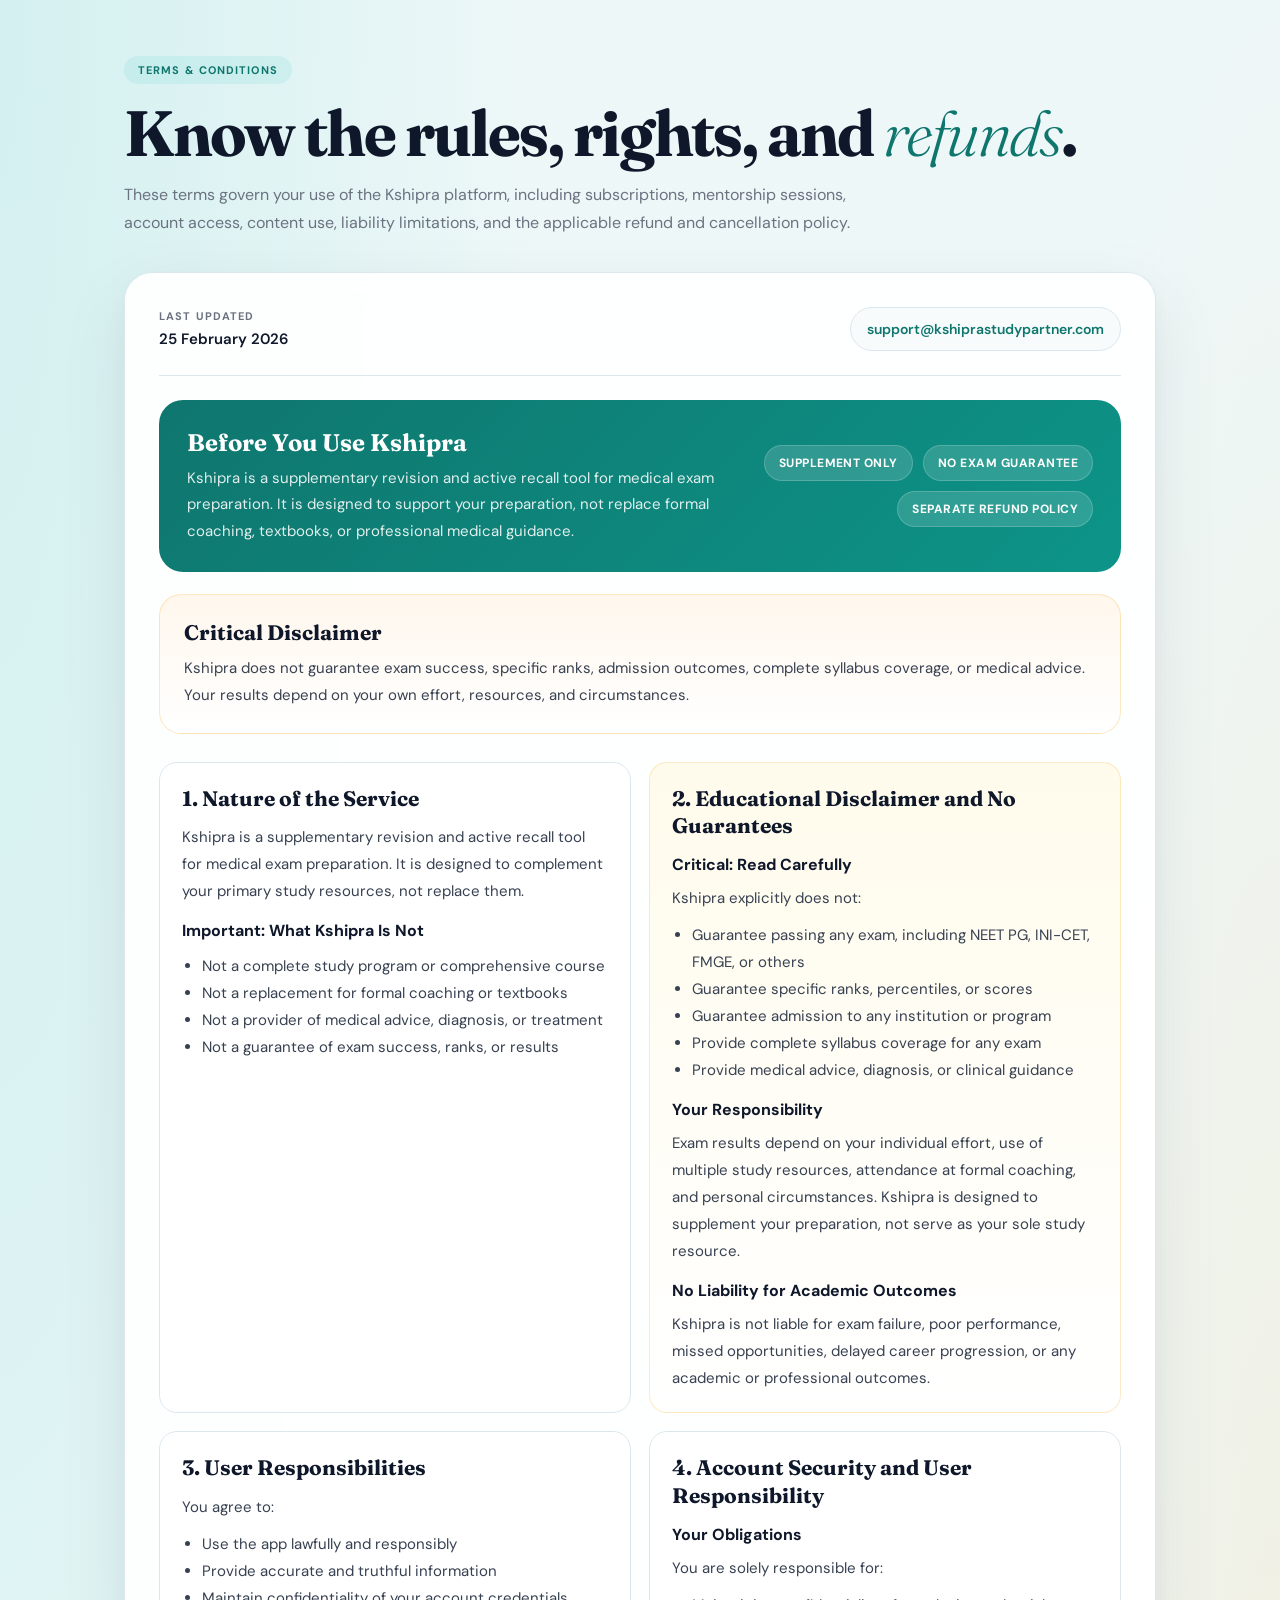
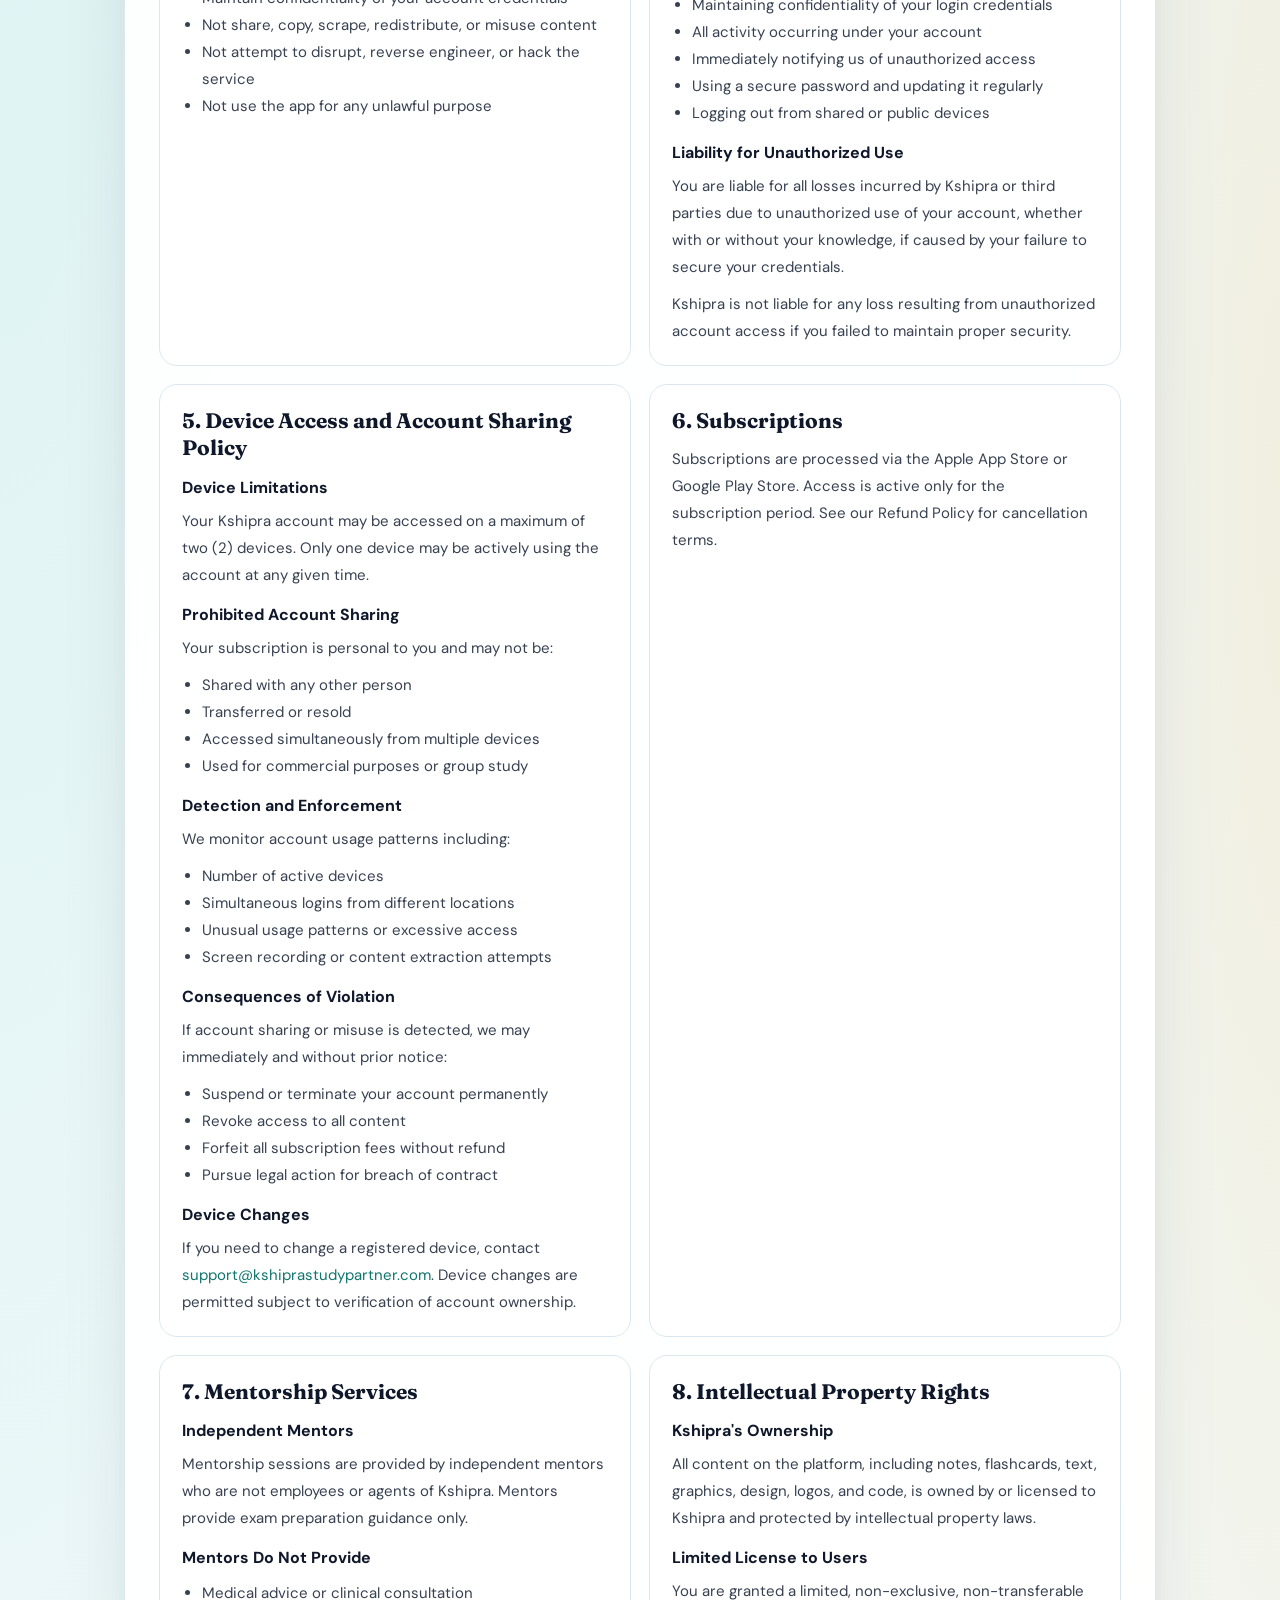
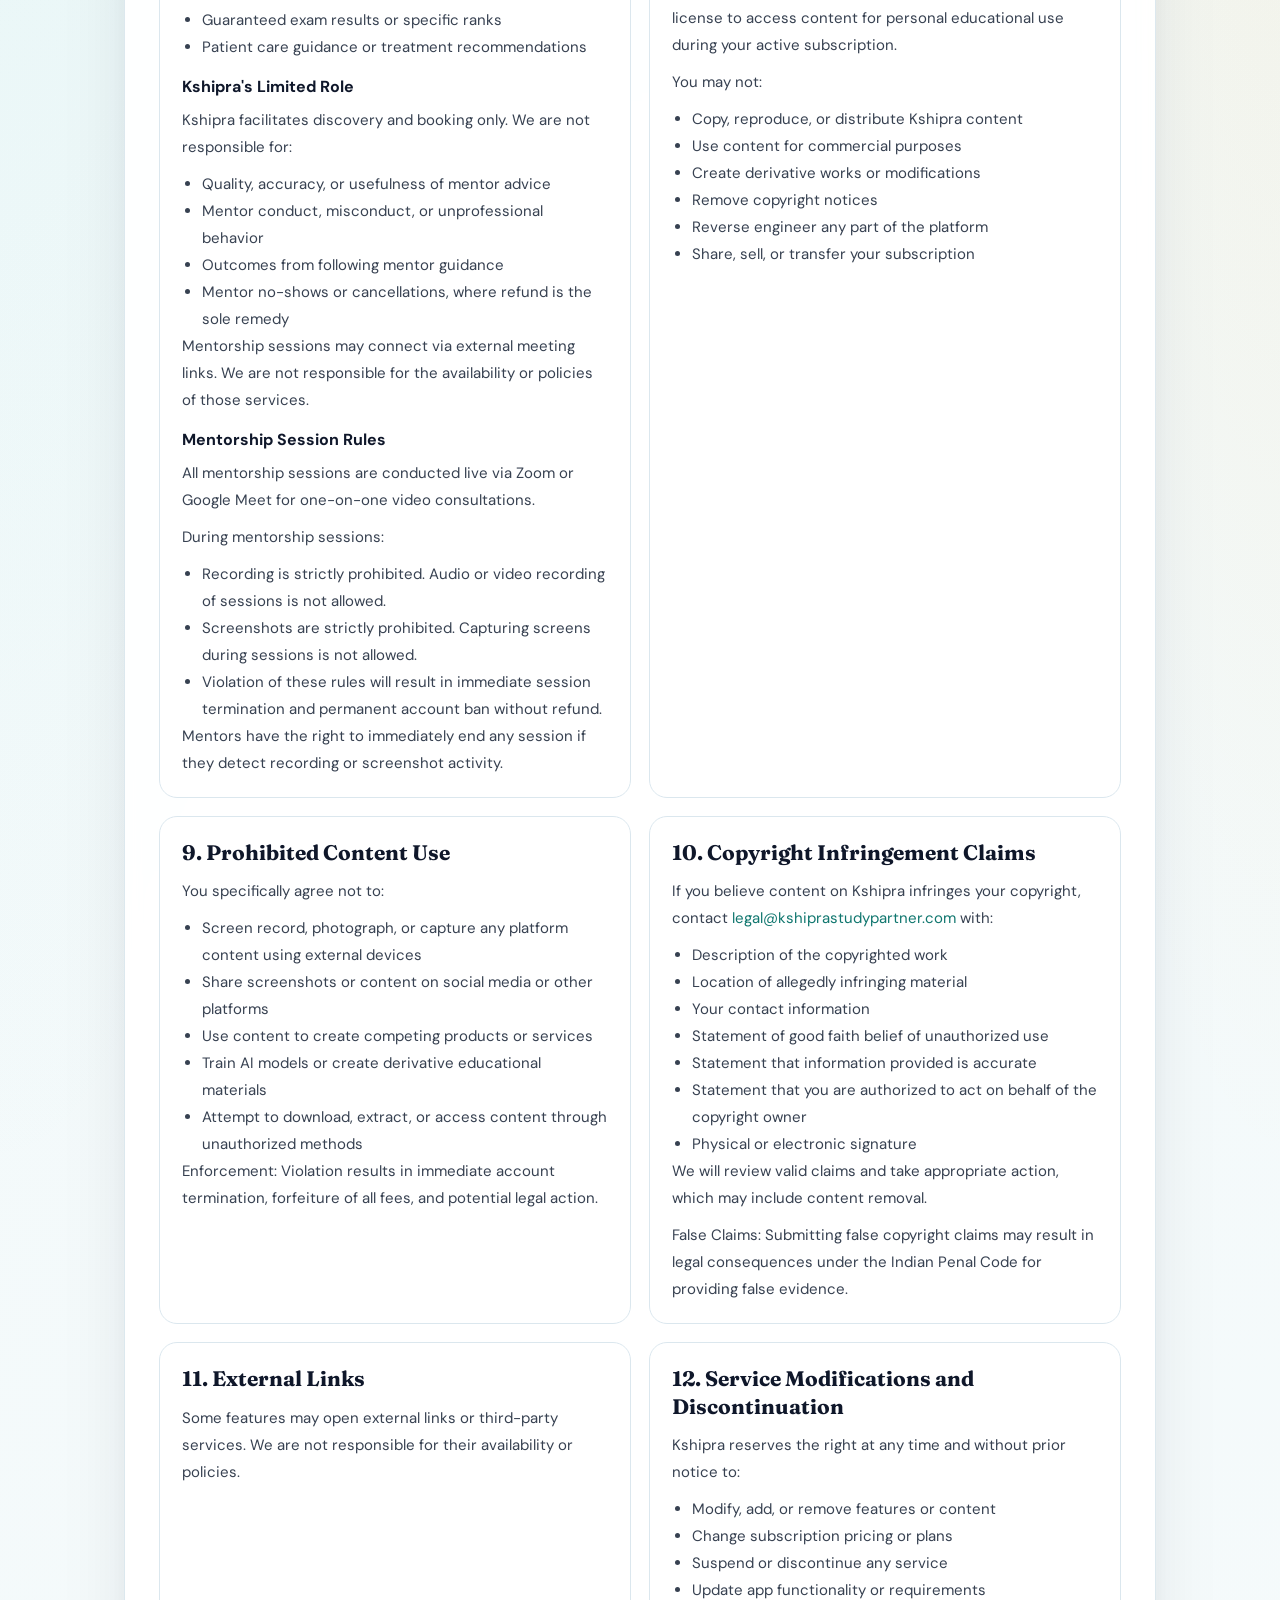
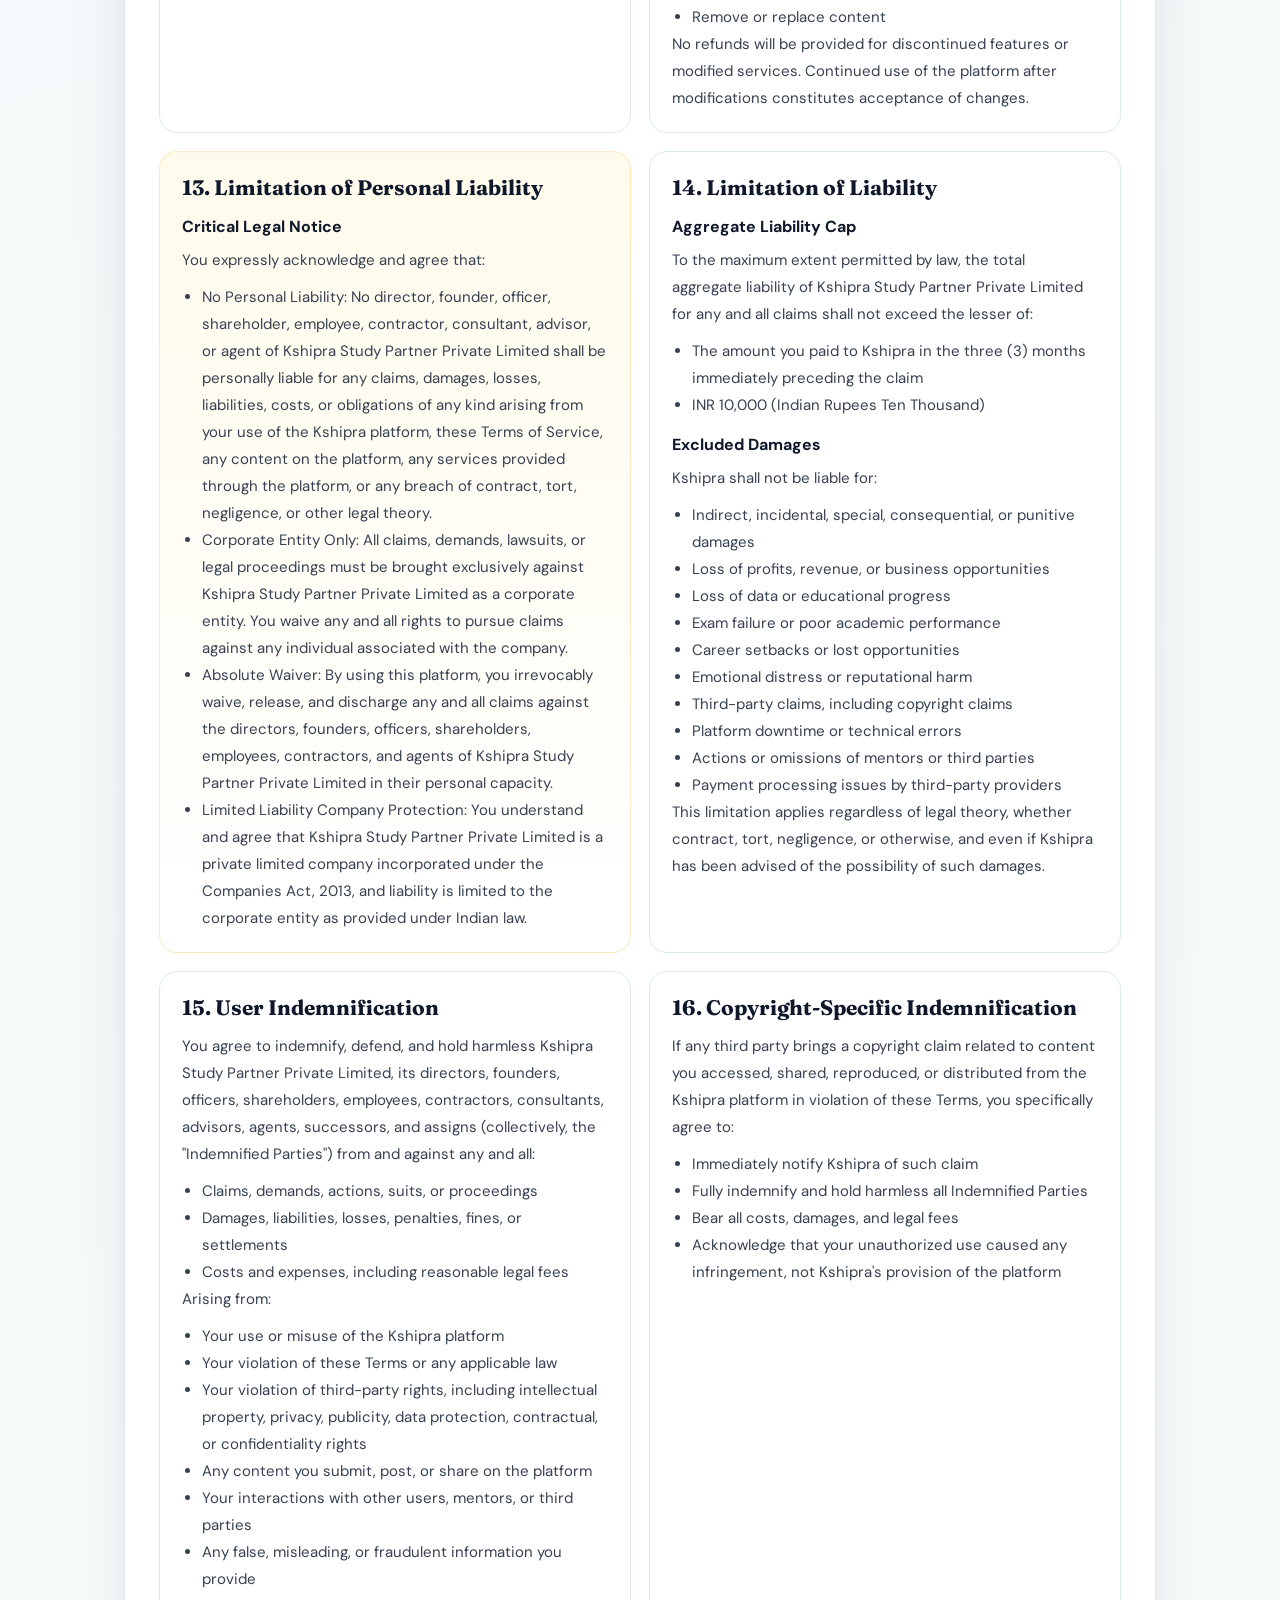
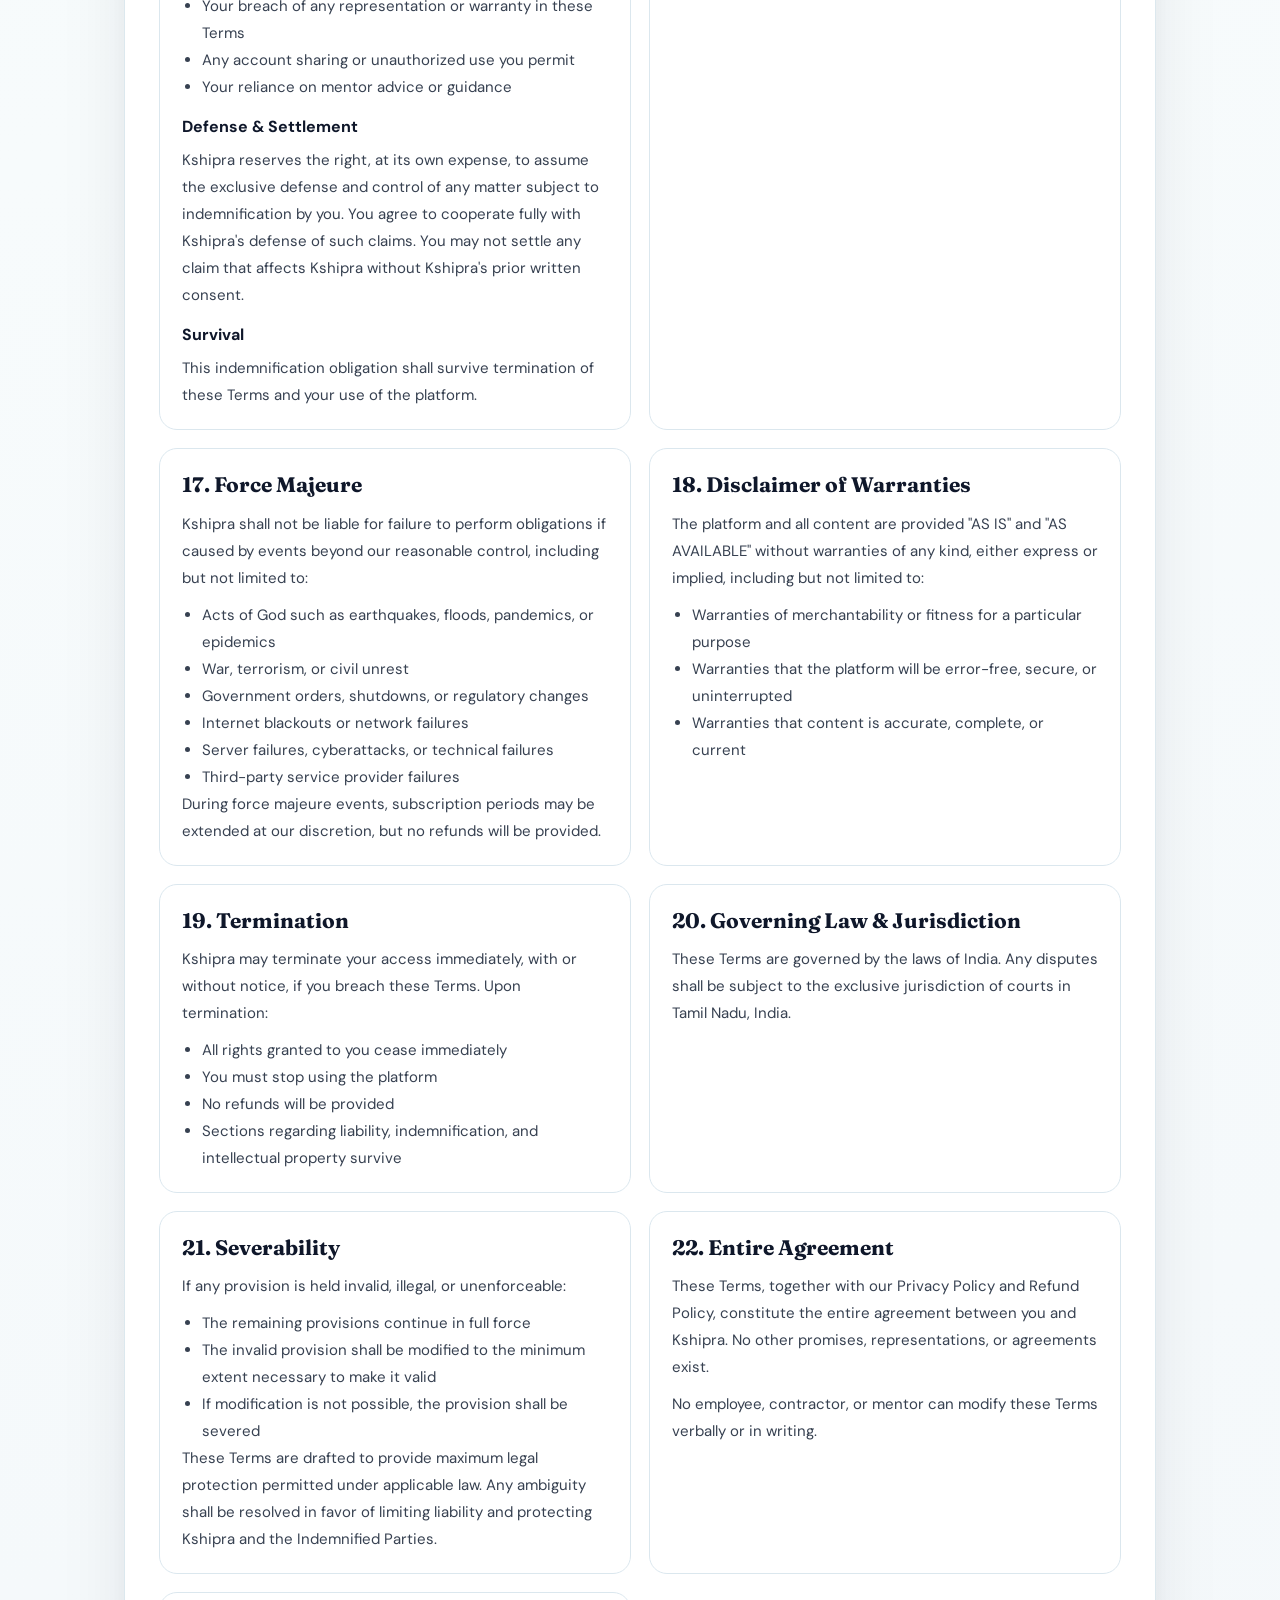
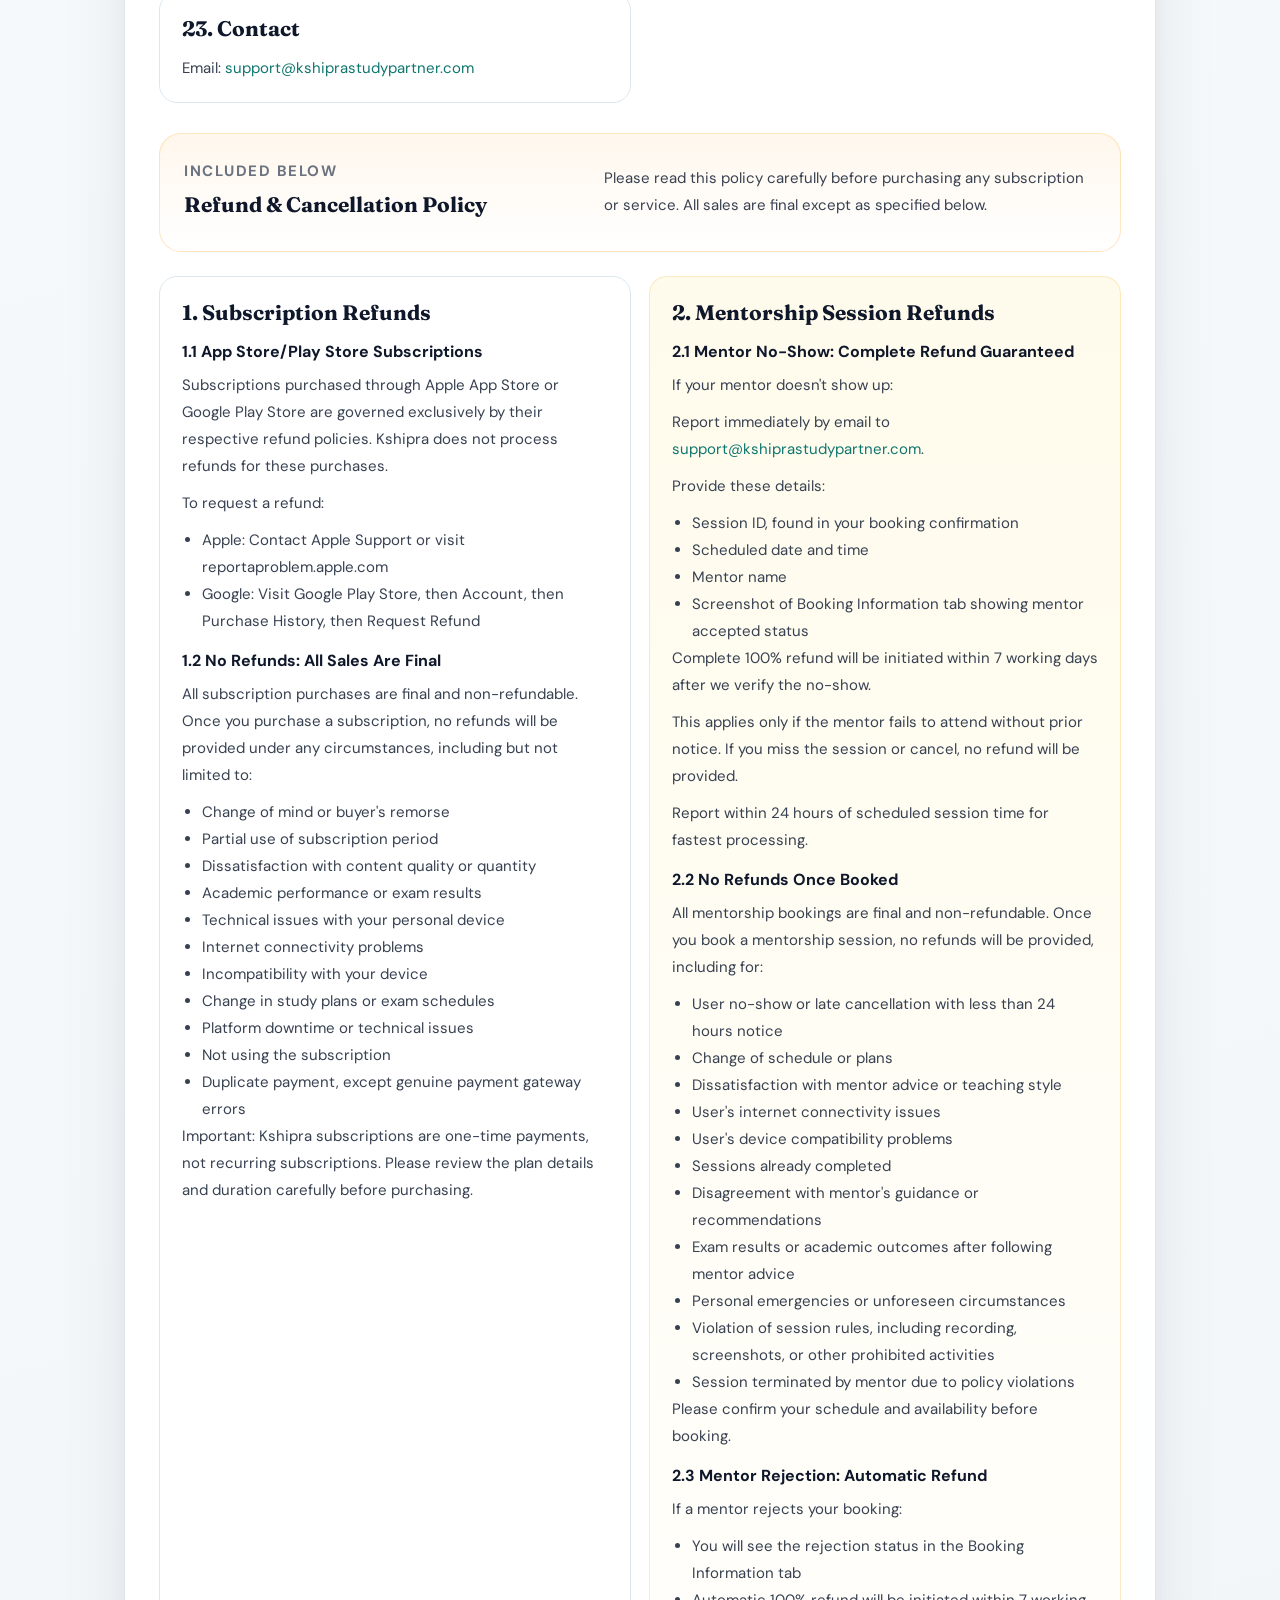
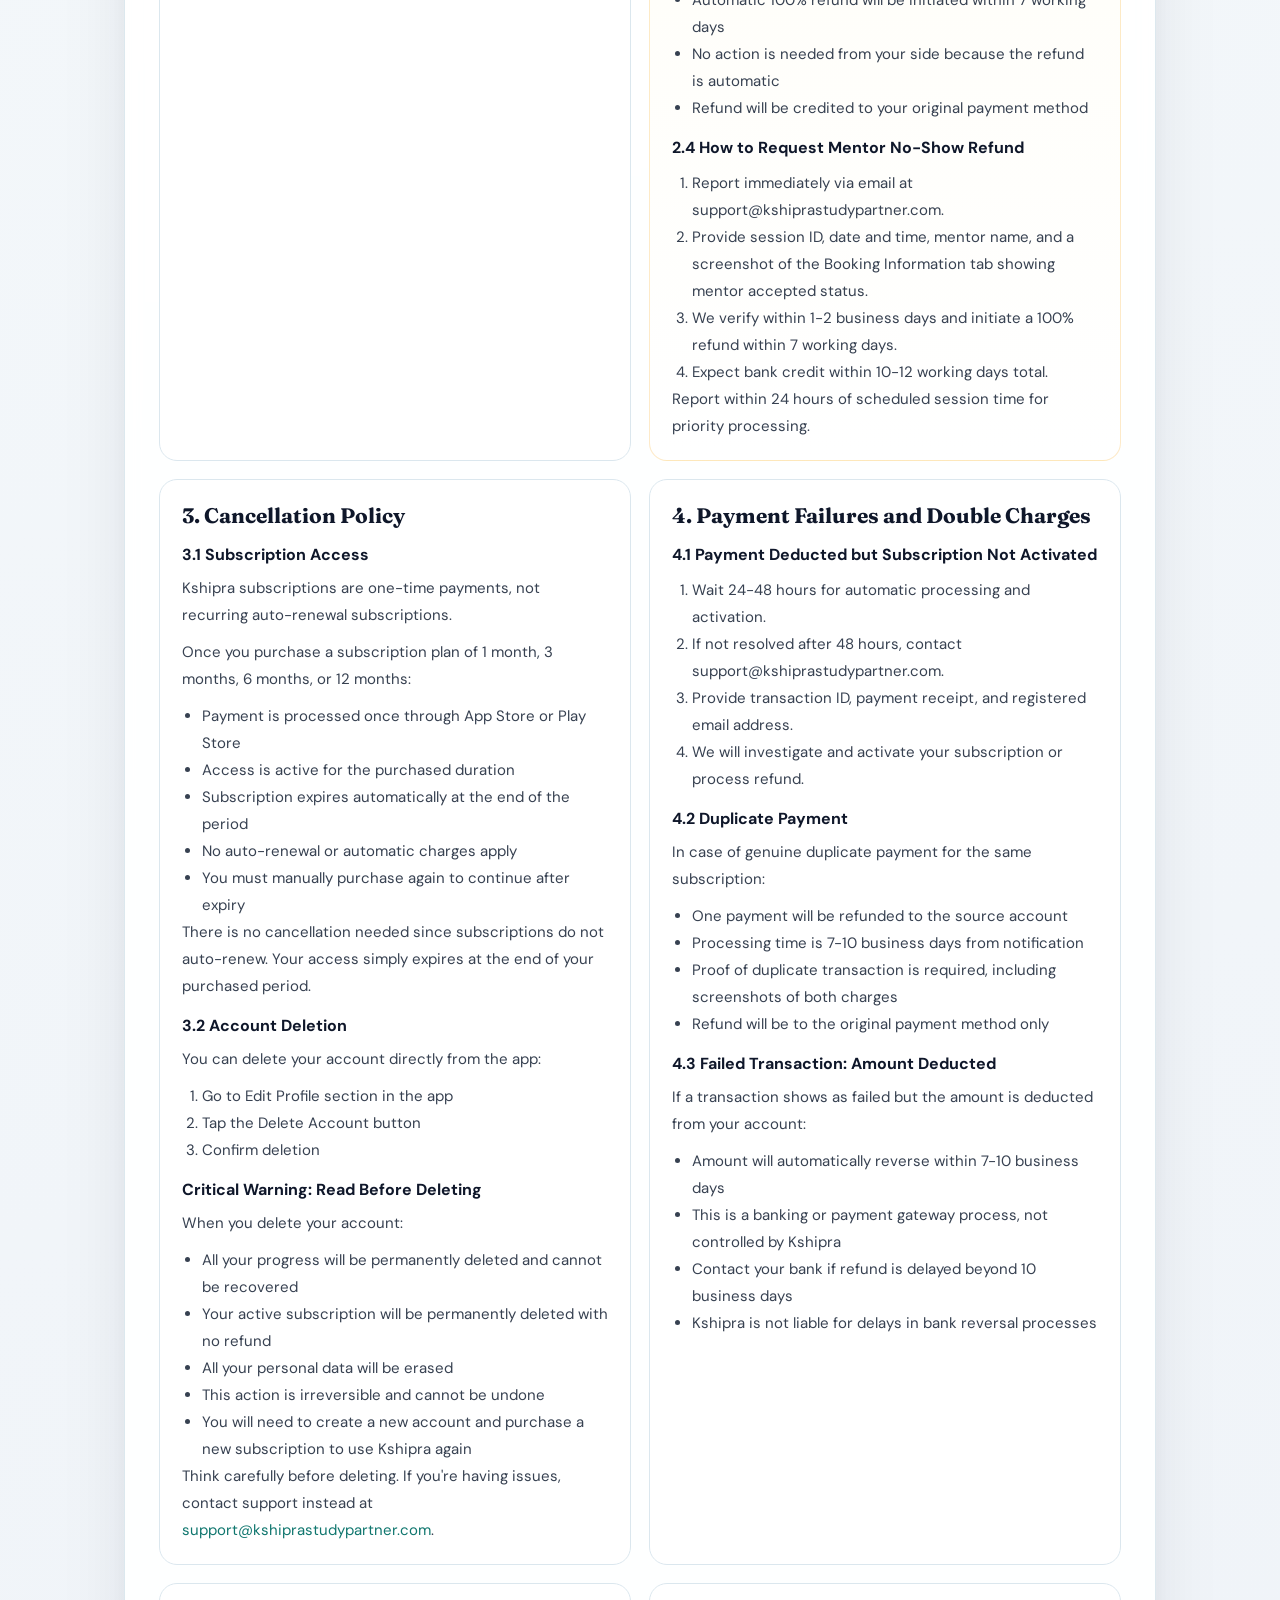
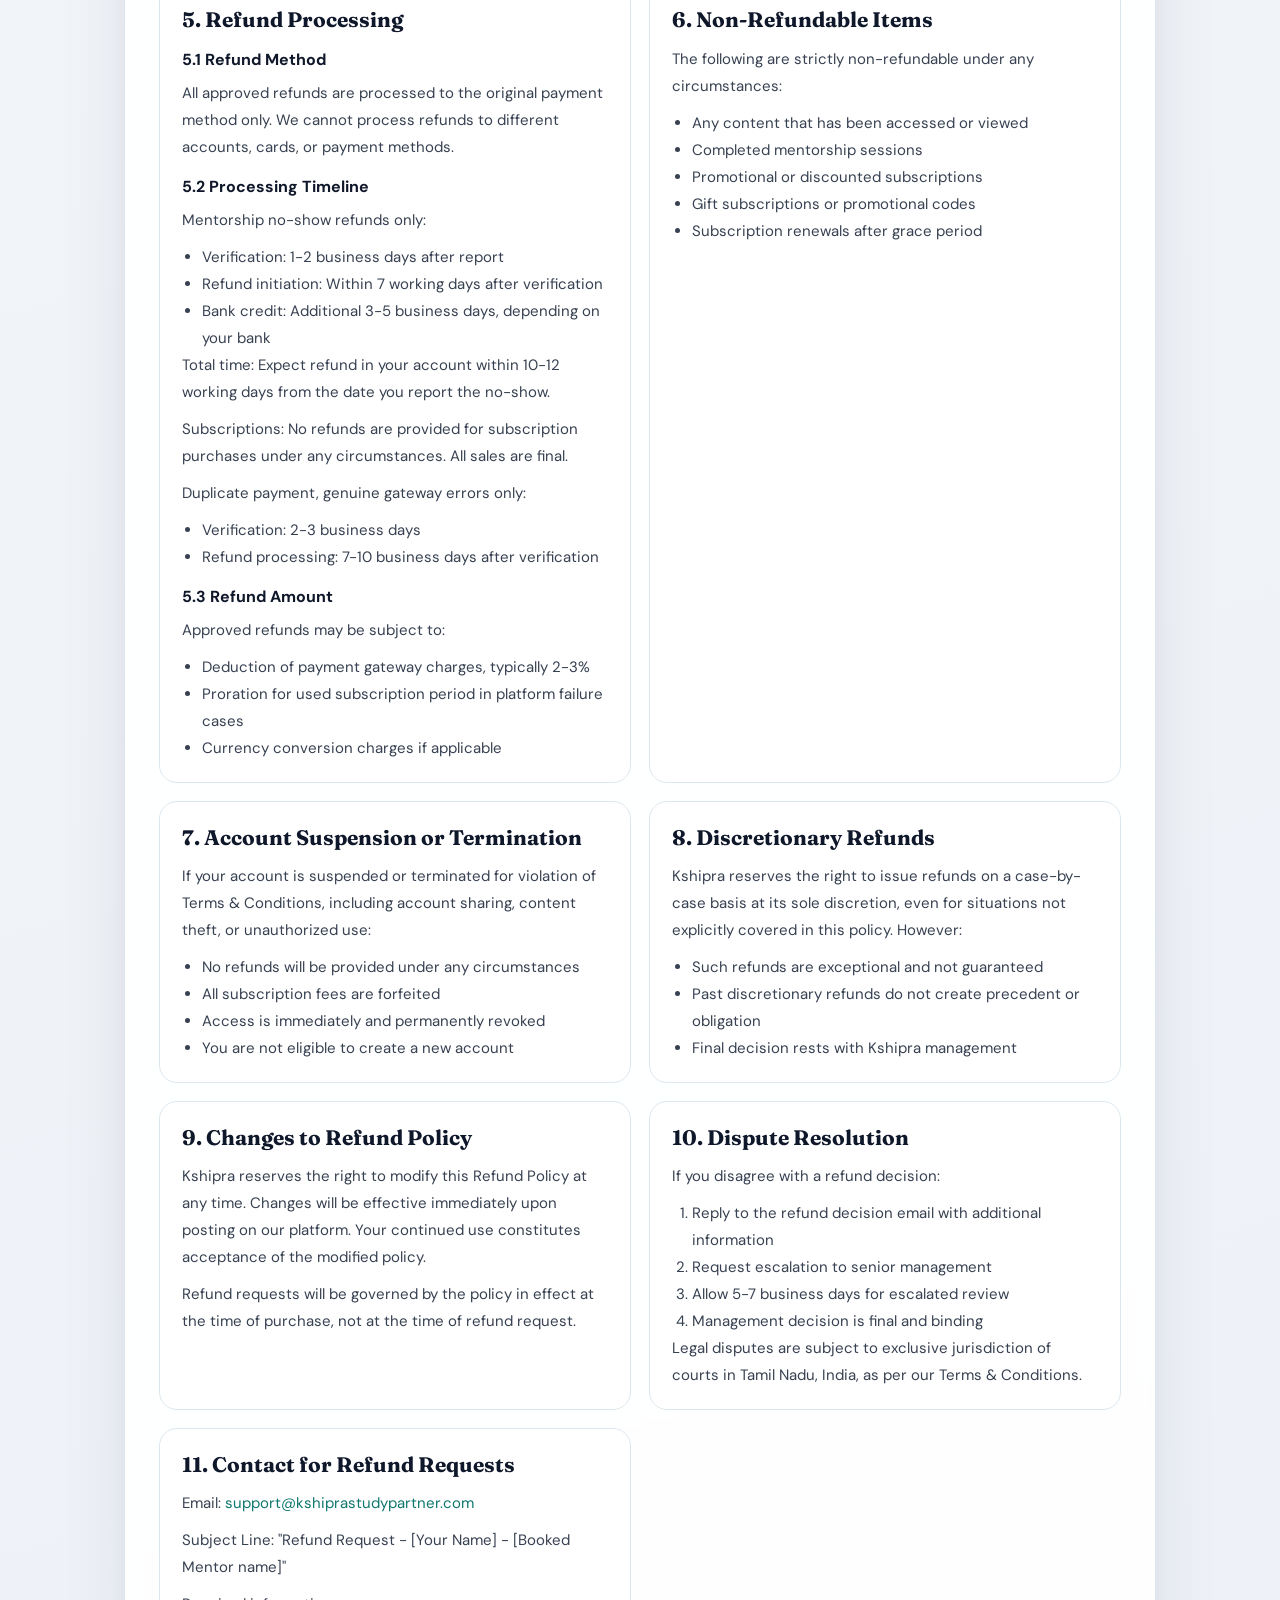
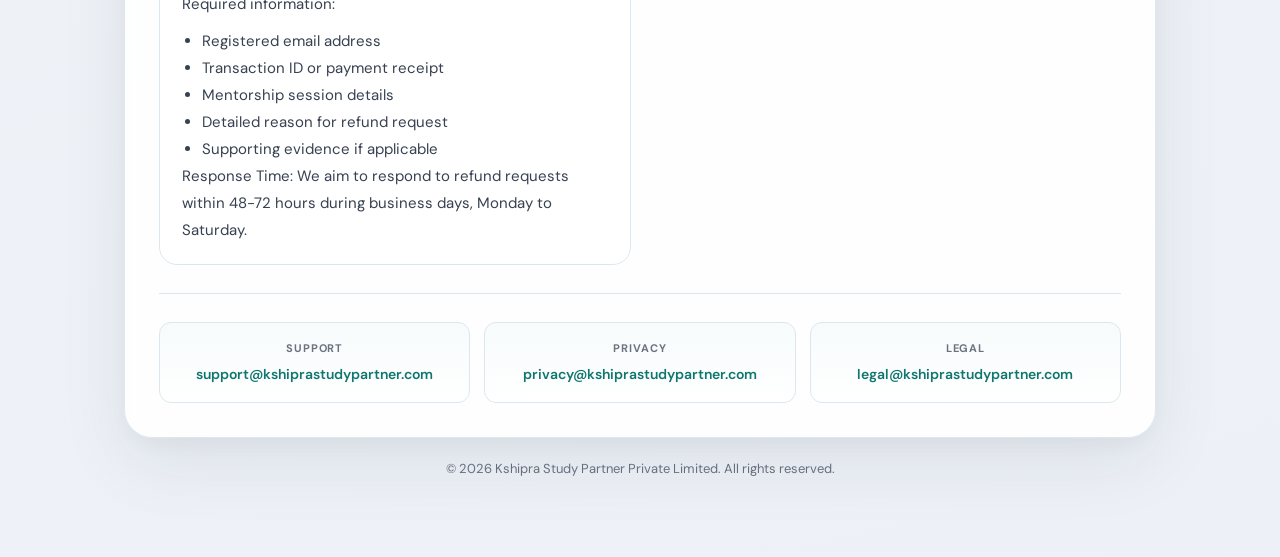
<file: kshipra-mail-content/legal/terms-and-conditions.html>
<!DOCTYPE html>
<html lang="en">

<head>
    <meta charset="UTF-8">
    <meta name="viewport" content="width=device-width, initial-scale=1.0">
    <title>Terms &amp; Conditions | Kshipra</title>
    <meta name="description"
        content="Read the Kshipra Terms & Conditions and Refund & Cancellation Policy for subscriptions, mentorship sessions, account use, intellectual property, liability, and refunds.">
    <link rel="preconnect" href="https://fonts.googleapis.com">
    <link rel="preconnect" href="https://fonts.gstatic.com" crossorigin>
    <link href="https://fonts.googleapis.com/css2?family=Fraunces:ital,opsz,wght@0,9..144,300;0,9..144,600;0,9..144,700;1,9..144,300&family=DM+Sans:wght@300;400;500;600&display=swap" rel="stylesheet">
    <link rel="stylesheet" href="../assets/css/terms-and-conditions.css">
</head>

<body>
    <main class="terms-shell">
        <header class="terms-hero">
            <div class="hero-badge">Terms &amp; Conditions</div>
            <h1>Know the rules, rights, and <em>refunds</em>.</h1>
            <p class="hero-subtitle">
                These terms govern your use of the Kshipra platform, including subscriptions, mentorship sessions,
                account access, content use, liability limitations, and the applicable refund and cancellation policy.
            </p>
        </header>

        <section class="terms-card">
            <div class="terms-topbar">
                <div>
                    <p class="terms-label">Last Updated</p>
                    <p class="terms-date">25 February 2026</p>
                </div>
                <a class="terms-mail" href="mailto:support@kshiprastudypartner.com">support@kshiprastudypartner.com</a>
            </div>

            <section class="highlight-banner">
                <div class="banner-copy">
                    <h2>Before You Use Kshipra</h2>
                    <p>
                        Kshipra is a supplementary revision and active recall tool for medical exam preparation. It is
                        designed to support your preparation, not replace formal coaching, textbooks, or professional
                        medical guidance.
                    </p>
                </div>
                <div class="banner-tags">
                    <span>Supplement only</span>
                    <span>No exam guarantee</span>
                    <span>Separate refund policy</span>
                </div>
            </section>

            <section class="warning-callout">
                <h2>Critical Disclaimer</h2>
                <p>
                    Kshipra does not guarantee exam success, specific ranks, admission outcomes, complete syllabus
                    coverage, or medical advice. Your results depend on your own effort, resources, and circumstances.
                </p>
            </section>

            <div class="section-grid">
                <section class="terms-section">
                    <h2>1. Nature of the Service</h2>
                    <p>
                        Kshipra is a supplementary revision and active recall tool for medical exam preparation. It is
                        designed to complement your primary study resources, not replace them.
                    </p>
                    <h3>Important: What Kshipra Is Not</h3>
                    <ul>
                        <li>Not a complete study program or comprehensive course</li>
                        <li>Not a replacement for formal coaching or textbooks</li>
                        <li>Not a provider of medical advice, diagnosis, or treatment</li>
                        <li>Not a guarantee of exam success, ranks, or results</li>
                    </ul>
                </section>

                <section class="terms-section terms-section--accent">
                    <h2>2. Educational Disclaimer and No Guarantees</h2>
                    <h3>Critical: Read Carefully</h3>
                    <p>Kshipra explicitly does not:</p>
                    <ul>
                        <li>Guarantee passing any exam, including NEET PG, INI-CET, FMGE, or others</li>
                        <li>Guarantee specific ranks, percentiles, or scores</li>
                        <li>Guarantee admission to any institution or program</li>
                        <li>Provide complete syllabus coverage for any exam</li>
                        <li>Provide medical advice, diagnosis, or clinical guidance</li>
                    </ul>
                    <h3>Your Responsibility</h3>
                    <p>
                        Exam results depend on your individual effort, use of multiple study resources, attendance at
                        formal coaching, and personal circumstances. Kshipra is designed to supplement your preparation,
                        not serve as your sole study resource.
                    </p>
                    <h3>No Liability for Academic Outcomes</h3>
                    <p>
                        Kshipra is not liable for exam failure, poor performance, missed opportunities, delayed career
                        progression, or any academic or professional outcomes.
                    </p>
                </section>

                <section class="terms-section">
                    <h2>3. User Responsibilities</h2>
                    <p>You agree to:</p>
                    <ul>
                        <li>Use the app lawfully and responsibly</li>
                        <li>Provide accurate and truthful information</li>
                        <li>Maintain confidentiality of your account credentials</li>
                        <li>Not share, copy, scrape, redistribute, or misuse content</li>
                        <li>Not attempt to disrupt, reverse engineer, or hack the service</li>
                        <li>Not use the app for any unlawful purpose</li>
                    </ul>
                </section>

                <section class="terms-section">
                    <h2>4. Account Security and User Responsibility</h2>
                    <h3>Your Obligations</h3>
                    <p>You are solely responsible for:</p>
                    <ul>
                        <li>Maintaining confidentiality of your login credentials</li>
                        <li>All activity occurring under your account</li>
                        <li>Immediately notifying us of unauthorized access</li>
                        <li>Using a secure password and updating it regularly</li>
                        <li>Logging out from shared or public devices</li>
                    </ul>
                    <h3>Liability for Unauthorized Use</h3>
                    <p>
                        You are liable for all losses incurred by Kshipra or third parties due to unauthorized use of
                        your account, whether with or without your knowledge, if caused by your failure to secure your
                        credentials.
                    </p>
                    <p>
                        Kshipra is not liable for any loss resulting from unauthorized account access if you failed to
                        maintain proper security.
                    </p>
                </section>

                <section class="terms-section">
                    <h2>5. Device Access and Account Sharing Policy</h2>
                    <h3>Device Limitations</h3>
                    <p>
                        Your Kshipra account may be accessed on a maximum of two (2) devices. Only one device may be
                        actively using the account at any given time.
                    </p>
                    <h3>Prohibited Account Sharing</h3>
                    <p>Your subscription is personal to you and may not be:</p>
                    <ul>
                        <li>Shared with any other person</li>
                        <li>Transferred or resold</li>
                        <li>Accessed simultaneously from multiple devices</li>
                        <li>Used for commercial purposes or group study</li>
                    </ul>
                    <h3>Detection and Enforcement</h3>
                    <p>We monitor account usage patterns including:</p>
                    <ul>
                        <li>Number of active devices</li>
                        <li>Simultaneous logins from different locations</li>
                        <li>Unusual usage patterns or excessive access</li>
                        <li>Screen recording or content extraction attempts</li>
                    </ul>
                    <h3>Consequences of Violation</h3>
                    <p>If account sharing or misuse is detected, we may immediately and without prior notice:</p>
                    <ul>
                        <li>Suspend or terminate your account permanently</li>
                        <li>Revoke access to all content</li>
                        <li>Forfeit all subscription fees without refund</li>
                        <li>Pursue legal action for breach of contract</li>
                    </ul>
                    <h3>Device Changes</h3>
                    <p>
                        If you need to change a registered device, contact
                        <a href="mailto:support@kshiprastudypartner.com">support@kshiprastudypartner.com</a>. Device
                        changes are permitted subject to verification of account ownership.
                    </p>
                </section>

                <section class="terms-section">
                    <h2>6. Subscriptions</h2>
                    <p>
                        Subscriptions are processed via the Apple App Store or Google Play Store. Access is active only
                        for the subscription period. See our Refund Policy for cancellation terms.
                    </p>
                </section>

                <section class="terms-section">
                    <h2>7. Mentorship Services</h2>
                    <h3>Independent Mentors</h3>
                    <p>
                        Mentorship sessions are provided by independent mentors who are not employees or agents of
                        Kshipra. Mentors provide exam preparation guidance only.
                    </p>
                    <h3>Mentors Do Not Provide</h3>
                    <ul>
                        <li>Medical advice or clinical consultation</li>
                        <li>Guaranteed exam results or specific ranks</li>
                        <li>Patient care guidance or treatment recommendations</li>
                    </ul>
                    <h3>Kshipra's Limited Role</h3>
                    <p>Kshipra facilitates discovery and booking only. We are not responsible for:</p>
                    <ul>
                        <li>Quality, accuracy, or usefulness of mentor advice</li>
                        <li>Mentor conduct, misconduct, or unprofessional behavior</li>
                        <li>Outcomes from following mentor guidance</li>
                        <li>Mentor no-shows or cancellations, where refund is the sole remedy</li>
                    </ul>
                    <p>
                        Mentorship sessions may connect via external meeting links. We are not responsible for the
                        availability or policies of those services.
                    </p>
                    <h3>Mentorship Session Rules</h3>
                    <p>All mentorship sessions are conducted live via Zoom or Google Meet for one-on-one video consultations.</p>
                    <p>During mentorship sessions:</p>
                    <ul>
                        <li>Recording is strictly prohibited. Audio or video recording of sessions is not allowed.</li>
                        <li>Screenshots are strictly prohibited. Capturing screens during sessions is not allowed.</li>
                        <li>Violation of these rules will result in immediate session termination and permanent account ban without refund.</li>
                    </ul>
                    <p>
                        Mentors have the right to immediately end any session if they detect recording or screenshot
                        activity.
                    </p>
                </section>

                <section class="terms-section">
                    <h2>8. Intellectual Property Rights</h2>
                    <h3>Kshipra's Ownership</h3>
                    <p>
                        All content on the platform, including notes, flashcards, text, graphics, design, logos, and
                        code, is owned by or licensed to Kshipra and protected by intellectual property laws.
                    </p>
                    <h3>Limited License to Users</h3>
                    <p>
                        You are granted a limited, non-exclusive, non-transferable license to access content for
                        personal educational use during your active subscription.
                    </p>
                    <p>You may not:</p>
                    <ul>
                        <li>Copy, reproduce, or distribute Kshipra content</li>
                        <li>Use content for commercial purposes</li>
                        <li>Create derivative works or modifications</li>
                        <li>Remove copyright notices</li>
                        <li>Reverse engineer any part of the platform</li>
                        <li>Share, sell, or transfer your subscription</li>
                    </ul>
                </section>

                <section class="terms-section">
                    <h2>9. Prohibited Content Use</h2>
                    <p>You specifically agree not to:</p>
                    <ul>
                        <li>Screen record, photograph, or capture any platform content using external devices</li>
                        <li>Share screenshots or content on social media or other platforms</li>
                        <li>Use content to create competing products or services</li>
                        <li>Train AI models or create derivative educational materials</li>
                        <li>Attempt to download, extract, or access content through unauthorized methods</li>
                    </ul>
                    <p>
                        Enforcement: Violation results in immediate account termination, forfeiture of all fees, and
                        potential legal action.
                    </p>
                </section>

                <section class="terms-section">
                    <h2>10. Copyright Infringement Claims</h2>
                    <p>
                        If you believe content on Kshipra infringes your copyright, contact
                        <a href="mailto:legal@kshiprastudypartner.com">legal@kshiprastudypartner.com</a> with:
                    </p>
                    <ul>
                        <li>Description of the copyrighted work</li>
                        <li>Location of allegedly infringing material</li>
                        <li>Your contact information</li>
                        <li>Statement of good faith belief of unauthorized use</li>
                        <li>Statement that information provided is accurate</li>
                        <li>Statement that you are authorized to act on behalf of the copyright owner</li>
                        <li>Physical or electronic signature</li>
                    </ul>
                    <p>
                        We will review valid claims and take appropriate action, which may include content removal.
                    </p>
                    <p>
                        False Claims: Submitting false copyright claims may result in legal consequences under the
                        Indian Penal Code for providing false evidence.
                    </p>
                </section>

                <section class="terms-section">
                    <h2>11. External Links</h2>
                    <p>
                        Some features may open external links or third-party services. We are not responsible for their
                        availability or policies.
                    </p>
                </section>

                <section class="terms-section">
                    <h2>12. Service Modifications and Discontinuation</h2>
                    <p>Kshipra reserves the right at any time and without prior notice to:</p>
                    <ul>
                        <li>Modify, add, or remove features or content</li>
                        <li>Change subscription pricing or plans</li>
                        <li>Suspend or discontinue any service</li>
                        <li>Update app functionality or requirements</li>
                        <li>Remove or replace content</li>
                    </ul>
                    <p>
                        No refunds will be provided for discontinued features or modified services. Continued use of
                        the platform after modifications constitutes acceptance of changes.
                    </p>
                </section>

                <section class="terms-section terms-section--accent">
                    <h2>13. Limitation of Personal Liability</h2>
                    <h3>Critical Legal Notice</h3>
                    <p>You expressly acknowledge and agree that:</p>
                    <ul>
                        <li>No Personal Liability: No director, founder, officer, shareholder, employee, contractor, consultant, advisor, or agent of Kshipra Study Partner Private Limited shall be personally liable for any claims, damages, losses, liabilities, costs, or obligations of any kind arising from your use of the Kshipra platform, these Terms of Service, any content on the platform, any services provided through the platform, or any breach of contract, tort, negligence, or other legal theory.</li>
                        <li>Corporate Entity Only: All claims, demands, lawsuits, or legal proceedings must be brought exclusively against Kshipra Study Partner Private Limited as a corporate entity. You waive any and all rights to pursue claims against any individual associated with the company.</li>
                        <li>Absolute Waiver: By using this platform, you irrevocably waive, release, and discharge any and all claims against the directors, founders, officers, shareholders, employees, contractors, and agents of Kshipra Study Partner Private Limited in their personal capacity.</li>
                        <li>Limited Liability Company Protection: You understand and agree that Kshipra Study Partner Private Limited is a private limited company incorporated under the Companies Act, 2013, and liability is limited to the corporate entity as provided under Indian law.</li>
                    </ul>
                </section>

                <section class="terms-section">
                    <h2>14. Limitation of Liability</h2>
                    <h3>Aggregate Liability Cap</h3>
                    <p>
                        To the maximum extent permitted by law, the total aggregate liability of Kshipra Study Partner
                        Private Limited for any and all claims shall not exceed the lesser of:
                    </p>
                    <ul>
                        <li>The amount you paid to Kshipra in the three (3) months immediately preceding the claim</li>
                        <li>INR 10,000 (Indian Rupees Ten Thousand)</li>
                    </ul>
                    <h3>Excluded Damages</h3>
                    <p>Kshipra shall not be liable for:</p>
                    <ul>
                        <li>Indirect, incidental, special, consequential, or punitive damages</li>
                        <li>Loss of profits, revenue, or business opportunities</li>
                        <li>Loss of data or educational progress</li>
                        <li>Exam failure or poor academic performance</li>
                        <li>Career setbacks or lost opportunities</li>
                        <li>Emotional distress or reputational harm</li>
                        <li>Third-party claims, including copyright claims</li>
                        <li>Platform downtime or technical errors</li>
                        <li>Actions or omissions of mentors or third parties</li>
                        <li>Payment processing issues by third-party providers</li>
                    </ul>
                    <p>
                        This limitation applies regardless of legal theory, whether contract, tort, negligence, or
                        otherwise, and even if Kshipra has been advised of the possibility of such damages.
                    </p>
                </section>

                <section class="terms-section">
                    <h2>15. User Indemnification</h2>
                    <p>
                        You agree to indemnify, defend, and hold harmless Kshipra Study Partner Private Limited, its
                        directors, founders, officers, shareholders, employees, contractors, consultants, advisors,
                        agents, successors, and assigns (collectively, the "Indemnified Parties") from and against any
                        and all:
                    </p>
                    <ul>
                        <li>Claims, demands, actions, suits, or proceedings</li>
                        <li>Damages, liabilities, losses, penalties, fines, or settlements</li>
                        <li>Costs and expenses, including reasonable legal fees</li>
                    </ul>
                    <p>Arising from:</p>
                    <ul>
                        <li>Your use or misuse of the Kshipra platform</li>
                        <li>Your violation of these Terms or any applicable law</li>
                        <li>Your violation of third-party rights, including intellectual property, privacy, publicity, data protection, contractual, or confidentiality rights</li>
                        <li>Any content you submit, post, or share on the platform</li>
                        <li>Your interactions with other users, mentors, or third parties</li>
                        <li>Any false, misleading, or fraudulent information you provide</li>
                        <li>Your breach of any representation or warranty in these Terms</li>
                        <li>Any account sharing or unauthorized use you permit</li>
                        <li>Your reliance on mentor advice or guidance</li>
                    </ul>
                    <h3>Defense &amp; Settlement</h3>
                    <p>
                        Kshipra reserves the right, at its own expense, to assume the exclusive defense and control of
                        any matter subject to indemnification by you. You agree to cooperate fully with Kshipra's
                        defense of such claims. You may not settle any claim that affects Kshipra without Kshipra's
                        prior written consent.
                    </p>
                    <h3>Survival</h3>
                    <p>
                        This indemnification obligation shall survive termination of these Terms and your use of the
                        platform.
                    </p>
                </section>

                <section class="terms-section">
                    <h2>16. Copyright-Specific Indemnification</h2>
                    <p>
                        If any third party brings a copyright claim related to content you accessed, shared,
                        reproduced, or distributed from the Kshipra platform in violation of these Terms, you
                        specifically agree to:
                    </p>
                    <ul>
                        <li>Immediately notify Kshipra of such claim</li>
                        <li>Fully indemnify and hold harmless all Indemnified Parties</li>
                        <li>Bear all costs, damages, and legal fees</li>
                        <li>Acknowledge that your unauthorized use caused any infringement, not Kshipra's provision of the platform</li>
                    </ul>
                </section>

                <section class="terms-section">
                    <h2>17. Force Majeure</h2>
                    <p>
                        Kshipra shall not be liable for failure to perform obligations if caused by events beyond our
                        reasonable control, including but not limited to:
                    </p>
                    <ul>
                        <li>Acts of God such as earthquakes, floods, pandemics, or epidemics</li>
                        <li>War, terrorism, or civil unrest</li>
                        <li>Government orders, shutdowns, or regulatory changes</li>
                        <li>Internet blackouts or network failures</li>
                        <li>Server failures, cyberattacks, or technical failures</li>
                        <li>Third-party service provider failures</li>
                    </ul>
                    <p>
                        During force majeure events, subscription periods may be extended at our discretion, but no
                        refunds will be provided.
                    </p>
                </section>

                <section class="terms-section">
                    <h2>18. Disclaimer of Warranties</h2>
                    <p>
                        The platform and all content are provided "AS IS" and "AS AVAILABLE" without warranties of any
                        kind, either express or implied, including but not limited to:
                    </p>
                    <ul>
                        <li>Warranties of merchantability or fitness for a particular purpose</li>
                        <li>Warranties that the platform will be error-free, secure, or uninterrupted</li>
                        <li>Warranties that content is accurate, complete, or current</li>
                    </ul>
                </section>

                <section class="terms-section">
                    <h2>19. Termination</h2>
                    <p>
                        Kshipra may terminate your access immediately, with or without notice, if you breach these
                        Terms. Upon termination:
                    </p>
                    <ul>
                        <li>All rights granted to you cease immediately</li>
                        <li>You must stop using the platform</li>
                        <li>No refunds will be provided</li>
                        <li>Sections regarding liability, indemnification, and intellectual property survive</li>
                    </ul>
                </section>

                <section class="terms-section">
                    <h2>20. Governing Law &amp; Jurisdiction</h2>
                    <p>
                        These Terms are governed by the laws of India. Any disputes shall be subject to the exclusive
                        jurisdiction of courts in Tamil Nadu, India.
                    </p>
                </section>

                <section class="terms-section">
                    <h2>21. Severability</h2>
                    <p>If any provision is held invalid, illegal, or unenforceable:</p>
                    <ul>
                        <li>The remaining provisions continue in full force</li>
                        <li>The invalid provision shall be modified to the minimum extent necessary to make it valid</li>
                        <li>If modification is not possible, the provision shall be severed</li>
                    </ul>
                    <p>
                        These Terms are drafted to provide maximum legal protection permitted under applicable law. Any
                        ambiguity shall be resolved in favor of limiting liability and protecting Kshipra and the
                        Indemnified Parties.
                    </p>
                </section>

                <section class="terms-section">
                    <h2>22. Entire Agreement</h2>
                    <p>
                        These Terms, together with our Privacy Policy and Refund Policy, constitute the entire
                        agreement between you and Kshipra. No other promises, representations, or agreements exist.
                    </p>
                    <p>
                        No employee, contractor, or mentor can modify these Terms verbally or in writing.
                    </p>
                </section>

                <section class="terms-section">
                    <h2>23. Contact</h2>
                    <p>
                        Email:
                        <a href="mailto:support@kshiprastudypartner.com">support@kshiprastudypartner.com</a>
                    </p>
                </section>
            </div>

            <section class="refund-header">
                <div>
                    <p class="terms-label">Included Below</p>
                    <h2>Refund &amp; Cancellation Policy</h2>
                </div>
                <p>
                    Please read this policy carefully before purchasing any subscription or service. All sales are
                    final except as specified below.
                </p>
            </section>

            <div class="refund-grid">
                <section class="terms-section">
                    <h2>1. Subscription Refunds</h2>
                    <h3>1.1 App Store/Play Store Subscriptions</h3>
                    <p>
                        Subscriptions purchased through Apple App Store or Google Play Store are governed exclusively
                        by their respective refund policies. Kshipra does not process refunds for these purchases.
                    </p>
                    <p>To request a refund:</p>
                    <ul>
                        <li>Apple: Contact Apple Support or visit reportaproblem.apple.com</li>
                        <li>Google: Visit Google Play Store, then Account, then Purchase History, then Request Refund</li>
                    </ul>
                    <h3>1.2 No Refunds: All Sales Are Final</h3>
                    <p>
                        All subscription purchases are final and non-refundable. Once you purchase a subscription, no
                        refunds will be provided under any circumstances, including but not limited to:
                    </p>
                    <ul>
                        <li>Change of mind or buyer's remorse</li>
                        <li>Partial use of subscription period</li>
                        <li>Dissatisfaction with content quality or quantity</li>
                        <li>Academic performance or exam results</li>
                        <li>Technical issues with your personal device</li>
                        <li>Internet connectivity problems</li>
                        <li>Incompatibility with your device</li>
                        <li>Change in study plans or exam schedules</li>
                        <li>Platform downtime or technical issues</li>
                        <li>Not using the subscription</li>
                        <li>Duplicate payment, except genuine payment gateway errors</li>
                    </ul>
                    <p>
                        Important: Kshipra subscriptions are one-time payments, not recurring subscriptions. Please
                        review the plan details and duration carefully before purchasing.
                    </p>
                </section>

                <section class="terms-section terms-section--accent">
                    <h2>2. Mentorship Session Refunds</h2>
                    <h3>2.1 Mentor No-Show: Complete Refund Guaranteed</h3>
                    <p>If your mentor doesn't show up:</p>
                    <p>Report immediately by email to <a href="mailto:support@kshiprastudypartner.com">support@kshiprastudypartner.com</a>.</p>
                    <p>Provide these details:</p>
                    <ul>
                        <li>Session ID, found in your booking confirmation</li>
                        <li>Scheduled date and time</li>
                        <li>Mentor name</li>
                        <li>Screenshot of Booking Information tab showing mentor accepted status</li>
                    </ul>
                    <p>Complete 100% refund will be initiated within 7 working days after we verify the no-show.</p>
                    <p>
                        This applies only if the mentor fails to attend without prior notice. If you miss the session
                        or cancel, no refund will be provided.
                    </p>
                    <p>Report within 24 hours of scheduled session time for fastest processing.</p>
                    <h3>2.2 No Refunds Once Booked</h3>
                    <p>
                        All mentorship bookings are final and non-refundable. Once you book a mentorship session, no
                        refunds will be provided, including for:
                    </p>
                    <ul>
                        <li>User no-show or late cancellation with less than 24 hours notice</li>
                        <li>Change of schedule or plans</li>
                        <li>Dissatisfaction with mentor advice or teaching style</li>
                        <li>User's internet connectivity issues</li>
                        <li>User's device compatibility problems</li>
                        <li>Sessions already completed</li>
                        <li>Disagreement with mentor's guidance or recommendations</li>
                        <li>Exam results or academic outcomes after following mentor advice</li>
                        <li>Personal emergencies or unforeseen circumstances</li>
                        <li>Violation of session rules, including recording, screenshots, or other prohibited activities</li>
                        <li>Session terminated by mentor due to policy violations</li>
                    </ul>
                    <p>Please confirm your schedule and availability before booking.</p>
                    <h3>2.3 Mentor Rejection: Automatic Refund</h3>
                    <p>If a mentor rejects your booking:</p>
                    <ul>
                        <li>You will see the rejection status in the Booking Information tab</li>
                        <li>Automatic 100% refund will be initiated within 7 working days</li>
                        <li>No action is needed from your side because the refund is automatic</li>
                        <li>Refund will be credited to your original payment method</li>
                    </ul>
                    <h3>2.4 How to Request Mentor No-Show Refund</h3>
                    <ol>
                        <li>Report immediately via email at support@kshiprastudypartner.com.</li>
                        <li>Provide session ID, date and time, mentor name, and a screenshot of the Booking Information tab showing mentor accepted status.</li>
                        <li>We verify within 1-2 business days and initiate a 100% refund within 7 working days.</li>
                        <li>Expect bank credit within 10-12 working days total.</li>
                    </ol>
                    <p>Report within 24 hours of scheduled session time for priority processing.</p>
                </section>

                <section class="terms-section">
                    <h2>3. Cancellation Policy</h2>
                    <h3>3.1 Subscription Access</h3>
                    <p>
                        Kshipra subscriptions are one-time payments, not recurring auto-renewal subscriptions.
                    </p>
                    <p>Once you purchase a subscription plan of 1 month, 3 months, 6 months, or 12 months:</p>
                    <ul>
                        <li>Payment is processed once through App Store or Play Store</li>
                        <li>Access is active for the purchased duration</li>
                        <li>Subscription expires automatically at the end of the period</li>
                        <li>No auto-renewal or automatic charges apply</li>
                        <li>You must manually purchase again to continue after expiry</li>
                    </ul>
                    <p>
                        There is no cancellation needed since subscriptions do not auto-renew. Your access simply
                        expires at the end of your purchased period.
                    </p>
                    <h3>3.2 Account Deletion</h3>
                    <p>You can delete your account directly from the app:</p>
                    <ol>
                        <li>Go to Edit Profile section in the app</li>
                        <li>Tap the Delete Account button</li>
                        <li>Confirm deletion</li>
                    </ol>
                    <h3>Critical Warning: Read Before Deleting</h3>
                    <p>When you delete your account:</p>
                    <ul>
                        <li>All your progress will be permanently deleted and cannot be recovered</li>
                        <li>Your active subscription will be permanently deleted with no refund</li>
                        <li>All your personal data will be erased</li>
                        <li>This action is irreversible and cannot be undone</li>
                        <li>You will need to create a new account and purchase a new subscription to use Kshipra again</li>
                    </ul>
                    <p>
                        Think carefully before deleting. If you're having issues, contact support instead at
                        <a href="mailto:support@kshiprastudypartner.com">support@kshiprastudypartner.com</a>.
                    </p>
                </section>

                <section class="terms-section">
                    <h2>4. Payment Failures and Double Charges</h2>
                    <h3>4.1 Payment Deducted but Subscription Not Activated</h3>
                    <ol>
                        <li>Wait 24-48 hours for automatic processing and activation.</li>
                        <li>If not resolved after 48 hours, contact support@kshiprastudypartner.com.</li>
                        <li>Provide transaction ID, payment receipt, and registered email address.</li>
                        <li>We will investigate and activate your subscription or process refund.</li>
                    </ol>
                    <h3>4.2 Duplicate Payment</h3>
                    <p>In case of genuine duplicate payment for the same subscription:</p>
                    <ul>
                        <li>One payment will be refunded to the source account</li>
                        <li>Processing time is 7-10 business days from notification</li>
                        <li>Proof of duplicate transaction is required, including screenshots of both charges</li>
                        <li>Refund will be to the original payment method only</li>
                    </ul>
                    <h3>4.3 Failed Transaction: Amount Deducted</h3>
                    <p>If a transaction shows as failed but the amount is deducted from your account:</p>
                    <ul>
                        <li>Amount will automatically reverse within 7-10 business days</li>
                        <li>This is a banking or payment gateway process, not controlled by Kshipra</li>
                        <li>Contact your bank if refund is delayed beyond 10 business days</li>
                        <li>Kshipra is not liable for delays in bank reversal processes</li>
                    </ul>
                </section>

                <section class="terms-section">
                    <h2>5. Refund Processing</h2>
                    <h3>5.1 Refund Method</h3>
                    <p>
                        All approved refunds are processed to the original payment method only. We cannot process
                        refunds to different accounts, cards, or payment methods.
                    </p>
                    <h3>5.2 Processing Timeline</h3>
                    <p>Mentorship no-show refunds only:</p>
                    <ul>
                        <li>Verification: 1-2 business days after report</li>
                        <li>Refund initiation: Within 7 working days after verification</li>
                        <li>Bank credit: Additional 3-5 business days, depending on your bank</li>
                    </ul>
                    <p>
                        Total time: Expect refund in your account within 10-12 working days from the date you report
                        the no-show.
                    </p>
                    <p>
                        Subscriptions: No refunds are provided for subscription purchases under any circumstances. All
                        sales are final.
                    </p>
                    <p>Duplicate payment, genuine gateway errors only:</p>
                    <ul>
                        <li>Verification: 2-3 business days</li>
                        <li>Refund processing: 7-10 business days after verification</li>
                    </ul>
                    <h3>5.3 Refund Amount</h3>
                    <p>Approved refunds may be subject to:</p>
                    <ul>
                        <li>Deduction of payment gateway charges, typically 2-3%</li>
                        <li>Proration for used subscription period in platform failure cases</li>
                        <li>Currency conversion charges if applicable</li>
                    </ul>
                </section>

                <section class="terms-section">
                    <h2>6. Non-Refundable Items</h2>
                    <p>The following are strictly non-refundable under any circumstances:</p>
                    <ul>
                        <li>Any content that has been accessed or viewed</li>
                        <li>Completed mentorship sessions</li>
                        <li>Promotional or discounted subscriptions</li>
                        <li>Gift subscriptions or promotional codes</li>
                        <li>Subscription renewals after grace period</li>
                    </ul>
                </section>

                <section class="terms-section">
                    <h2>7. Account Suspension or Termination</h2>
                    <p>
                        If your account is suspended or terminated for violation of Terms &amp; Conditions, including
                        account sharing, content theft, or unauthorized use:
                    </p>
                    <ul>
                        <li>No refunds will be provided under any circumstances</li>
                        <li>All subscription fees are forfeited</li>
                        <li>Access is immediately and permanently revoked</li>
                        <li>You are not eligible to create a new account</li>
                    </ul>
                </section>

                <section class="terms-section">
                    <h2>8. Discretionary Refunds</h2>
                    <p>
                        Kshipra reserves the right to issue refunds on a case-by-case basis at its sole discretion,
                        even for situations not explicitly covered in this policy. However:
                    </p>
                    <ul>
                        <li>Such refunds are exceptional and not guaranteed</li>
                        <li>Past discretionary refunds do not create precedent or obligation</li>
                        <li>Final decision rests with Kshipra management</li>
                    </ul>
                </section>

                <section class="terms-section">
                    <h2>9. Changes to Refund Policy</h2>
                    <p>
                        Kshipra reserves the right to modify this Refund Policy at any time. Changes will be effective
                        immediately upon posting on our platform. Your continued use constitutes acceptance of the
                        modified policy.
                    </p>
                    <p>
                        Refund requests will be governed by the policy in effect at the time of purchase, not at the
                        time of refund request.
                    </p>
                </section>

                <section class="terms-section">
                    <h2>10. Dispute Resolution</h2>
                    <p>If you disagree with a refund decision:</p>
                    <ol>
                        <li>Reply to the refund decision email with additional information</li>
                        <li>Request escalation to senior management</li>
                        <li>Allow 5-7 business days for escalated review</li>
                        <li>Management decision is final and binding</li>
                    </ol>
                    <p>
                        Legal disputes are subject to exclusive jurisdiction of courts in Tamil Nadu, India, as per our
                        Terms &amp; Conditions.
                    </p>
                </section>

                <section class="terms-section">
                    <h2>11. Contact for Refund Requests</h2>
                    <p>
                        Email:
                        <a href="mailto:support@kshiprastudypartner.com">support@kshiprastudypartner.com</a>
                    </p>
                    <p>
                        Subject Line: "Refund Request - [Your Name] - [Booked Mentor name]"
                    </p>
                    <p>Required information:</p>
                    <ul>
                        <li>Registered email address</li>
                        <li>Transaction ID or payment receipt</li>
                        <li>Mentorship session details</li>
                        <li>Detailed reason for refund request</li>
                        <li>Supporting evidence if applicable</li>
                    </ul>
                    <p>
                        Response Time: We aim to respond to refund requests within 48-72 hours during business days,
                        Monday to Saturday.
                    </p>
                </section>
            </div>

            <section class="contact-panel">
                <div class="contact-card">
                    <p class="contact-label">Support</p>
                    <a href="mailto:support@kshiprastudypartner.com">support@kshiprastudypartner.com</a>
                </div>
                <div class="contact-card">
                    <p class="contact-label">Privacy</p>
                    <a href="mailto:privacy@kshiprastudypartner.com">privacy@kshiprastudypartner.com</a>
                </div>
                <div class="contact-card">
                    <p class="contact-label">Legal</p>
                    <a href="mailto:legal@kshiprastudypartner.com">legal@kshiprastudypartner.com</a>
                </div>
            </section>
        </section>

        <p class="terms-footer">&copy; 2026 Kshipra Study Partner Private Limited. All rights reserved.</p>
    </main>
</body>

</html>
</file>
<file: kshipra-mail-content/assets/css/privacy-policy.css>
:root {
  --sea: #4ecdc4;
  --sea-deep: #0f766e;
  --sea-soft: rgba(78, 205, 196, 0.14);
  --sun: #f59e0b;
  --sun-soft: rgba(245, 158, 11, 0.12);
  --surface: #ffffff;
  --bg: #eef6f8;
  --ink: #0f172a;
  --body: #374151;
  --muted: #6b7280;
  --border: #dbe7ee;
  --shadow: 0 24px 70px rgba(15, 23, 42, 0.08), 0 8px 24px rgba(15, 23, 42, 0.04);
  --radius-xl: 28px;
  --radius-lg: 18px;
  --radius-md: 12px;
}

*, *::before, *::after {
  box-sizing: border-box;
  margin: 0;
  padding: 0;
}

html {
  scroll-behavior: smooth;
}

body {
  font-family: 'DM Sans', sans-serif;
  min-height: 100vh;
  background:
    radial-gradient(ellipse 65% 55% at 0% 0%, rgba(78, 205, 196, 0.16) 0%, transparent 60%),
    radial-gradient(ellipse 40% 30% at 100% 15%, rgba(245, 158, 11, 0.10) 0%, transparent 60%),
    linear-gradient(165deg, #edf7f8 0%, #f8fbfc 45%, #edf2f7 100%);
  color: var(--body);
}

a {
  color: var(--sea-deep);
  text-decoration: none;
}

a:hover {
  text-decoration: underline;
}

.policy-shell {
  max-width: 1040px;
  margin: 0 auto;
  padding: 56px 24px 80px;
}

.policy-hero {
  margin-bottom: 34px;
}

.hero-badge {
  display: inline-flex;
  align-items: center;
  padding: 7px 14px;
  margin-bottom: 16px;
  border-radius: 999px;
  background: var(--sea-soft);
  color: var(--sea-deep);
  font-size: 11px;
  font-weight: 700;
  letter-spacing: 0.1em;
  text-transform: uppercase;
}

.policy-hero h1 {
  font-family: 'Fraunces', serif;
  font-size: clamp(2.5rem, 5vw, 4.2rem);
  line-height: 1.04;
  letter-spacing: -0.03em;
  color: var(--ink);
  margin-bottom: 14px;
}

.policy-hero h1 em {
  font-style: italic;
  font-weight: 300;
  color: var(--sea-deep);
}

.hero-subtitle {
  max-width: 720px;
  font-size: 16px;
  line-height: 1.8;
  color: var(--muted);
}

.policy-card {
  background: rgba(255, 255, 255, 0.92);
  border: 1px solid rgba(219, 231, 238, 0.95);
  border-radius: var(--radius-xl);
  box-shadow: var(--shadow);
  padding: 34px;
  backdrop-filter: blur(8px);
}

.policy-topbar {
  display: flex;
  justify-content: space-between;
  gap: 16px;
  align-items: center;
  margin-bottom: 24px;
  padding-bottom: 24px;
  border-bottom: 1px solid var(--border);
}

.policy-label {
  font-size: 11px;
  font-weight: 700;
  letter-spacing: 0.1em;
  text-transform: uppercase;
  color: var(--muted);
  margin-bottom: 6px;
}

.policy-date {
  font-size: 15px;
  font-weight: 600;
  color: var(--ink);
}

.policy-mail {
  display: inline-flex;
  align-items: center;
  justify-content: center;
  padding: 12px 16px;
  border-radius: 999px;
  background: #f7fbfc;
  border: 1px solid var(--border);
  font-size: 14px;
  font-weight: 600;
}

.policy-callout {
  background: linear-gradient(180deg, rgba(255, 247, 237, 1) 0%, rgba(255, 255, 255, 0.9) 100%);
  border: 1px solid rgba(245, 158, 11, 0.22);
  border-radius: 22px;
  padding: 24px;
  margin-bottom: 28px;
}

.policy-callout h2 {
  font-family: 'Fraunces', serif;
  font-size: 21px;
  color: var(--ink);
  margin-bottom: 10px;
}

.policy-callout p + p {
  margin-top: 10px;
}

.policy-grid {
  display: grid;
  grid-template-columns: 1fr 1fr;
  gap: 18px;
}

.policy-section {
  background: rgba(255, 255, 255, 0.85);
  border: 1px solid var(--border);
  border-radius: var(--radius-lg);
  padding: 22px 22px 20px;
}

.policy-section h2 {
  font-family: 'Fraunces', serif;
  font-size: 21px;
  line-height: 1.3;
  color: var(--ink);
  margin-bottom: 12px;
}

.policy-section p,
.policy-section li {
  font-size: 15px;
  line-height: 1.8;
  color: var(--body);
}

.policy-section p + p {
  margin-top: 10px;
}

.policy-section ul {
  margin: 10px 0 0 20px;
}

.contact-panel {
  display: grid;
  grid-template-columns: repeat(3, 1fr);
  gap: 14px;
  margin-top: 28px;
  padding-top: 28px;
  border-top: 1px solid var(--border);
}

.contact-card {
  background: linear-gradient(180deg, #f7fbfc 0%, #ffffff 100%);
  border: 1px solid var(--border);
  border-radius: var(--radius-md);
  padding: 18px;
  text-align: center;
}

.contact-label {
  font-size: 11px;
  font-weight: 700;
  letter-spacing: 0.08em;
  text-transform: uppercase;
  color: var(--muted);
  margin-bottom: 8px;
}

.contact-card a {
  font-size: 14px;
  font-weight: 600;
  word-break: break-word;
}

.policy-footer {
  text-align: center;
  margin-top: 22px;
  font-size: 13px;
  color: var(--muted);
}

@media (max-width: 900px) {
  .policy-grid {
    grid-template-columns: 1fr;
  }

  .contact-panel {
    grid-template-columns: 1fr;
  }
}

@media (max-width: 640px) {
  .policy-shell {
    padding: 32px 16px 56px;
  }

  .policy-card {
    padding: 22px 18px;
    border-radius: 22px;
  }

  .policy-topbar {
    flex-direction: column;
    align-items: flex-start;
  }

  .policy-mail {
    width: 100%;
    justify-content: center;
  }

  .policy-section {
    padding: 18px 16px;
  }

  .policy-section h2,
  .policy-callout h2 {
    font-size: 19px;
  }

  .policy-section p,
  .policy-section li,
  .hero-subtitle {
    font-size: 15px;
  }
}
</file>
<file: kshipra-mail-content/assets/css/support.css>
/* ── Variables ── */
:root {
  --teal:       #4ecdc4;
  --teal-dark:  #0f766e;
  --teal-light: rgba(78,205,196,.14);
  --amber:      #f59e0b;
  --amber-soft: rgba(245,158,11,.10);
  --surface:    #ffffff;
  --bg:         #f0f6f8;
  --ink:        #0f172a;
  --body:       #374151;
  --muted:      #6b7280;
  --border:     #e2e8f0;
  --radius-xl:  24px;
  --radius-lg:  16px;
  --radius-md:  10px;
  --shadow:     0 20px 60px rgba(15,23,42,.08), 0 4px 16px rgba(15,23,42,.04);
}

/* ── Reset ── */
*, *::before, *::after { box-sizing: border-box; margin: 0; padding: 0; }

html { scroll-behavior: smooth; }

body {
  font-family: 'DM Sans', sans-serif;
  background: var(--bg);
  color: var(--body);
  min-height: 100vh;
  line-height: 1.6;
}

/* ── Background ── */
body::before {
  content: '';
  position: fixed;
  inset: 0;
  background:
    radial-gradient(ellipse 70% 50% at 0% 0%, rgba(78,205,196,.18) 0%, transparent 60%),
    radial-gradient(ellipse 50% 40% at 100% 80%, rgba(245,158,11,.08) 0%, transparent 55%),
    linear-gradient(165deg, #edf6f8 0%, #f4f9fb 50%, #eef2f7 100%);
  z-index: -1;
}

/* ── Shell ── */
.shell {
  max-width: 960px;
  margin: 0 auto;
  padding: 56px 24px 80px;
}

/* ── Hero ── */
.hero { margin-bottom: 36px; }

.eyebrow {
  display: inline-flex;
  align-items: center;
  gap: 6px;
  margin-bottom: 16px;
  padding: 6px 14px;
  border-radius: 999px;
  background: var(--teal-light);
  color: var(--teal-dark);
  font-size: 11px;
  font-weight: 600;
  letter-spacing: .1em;
  text-transform: uppercase;
}
.eyebrow svg { width: 13px; height: 13px; flex-shrink: 0; }

.hero h1 {
  font-family: 'Fraunces', serif;
  font-size: clamp(2.4rem, 5vw, 4rem);
  font-weight: 700;
  line-height: 1.06;
  color: var(--ink);
  margin-bottom: 14px;
  letter-spacing: -.02em;
}
.hero h1 em {
  font-style: italic;
  font-weight: 300;
  color: var(--teal-dark);
}

.hero-sub {
  max-width: 640px;
  font-size: 16px;
  color: var(--muted);
  line-height: 1.75;
}

/* ── Card ── */
.card {
  background: var(--surface);
  border: 1px solid var(--border);
  border-radius: var(--radius-xl);
  box-shadow: var(--shadow);
  overflow: hidden;
}

/* ── Contact Banner ── */
.contact-banner {
  background: linear-gradient(135deg, var(--teal-dark) 0%, #0d9488 100%);
  color: #fff;
  padding: 32px 36px;
  display: grid;
  grid-template-columns: 1fr auto;
  gap: 20px;
  align-items: center;
}
.contact-banner h2 {
  font-family: 'Fraunces', serif;
  font-size: 20px;
  font-weight: 600;
  margin-bottom: 6px;
}
.contact-banner p {
  font-size: 14px;
  opacity: .85;
  line-height: 1.6;
}

.contact-badge {
  display: flex;
  flex-direction: column;
  align-items: center;
  gap: 4px;
  background: rgba(255,255,255,.15);
  border: 1px solid rgba(255,255,255,.25);
  border-radius: var(--radius-lg);
  padding: 14px 20px;
  text-align: center;
  white-space: nowrap;
}
.contact-badge span:first-child {
  font-size: 11px;
  font-weight: 600;
  opacity: .7;
  letter-spacing: .07em;
  text-transform: uppercase;
}
.contact-badge a {
  color: #fff;
  font-size: 14px;
  font-weight: 600;
  text-decoration: none;
}
.contact-badge a:hover { text-decoration: underline; }

/* ── Alert Strip ── */
.alert-strip {
  background: linear-gradient(180deg, rgba(255,247,237,1) 0%, rgba(255,255,255,.6) 100%);
  border-bottom: 1px solid rgba(245,158,11,.2);
  padding: 28px 36px;
  display: flex;
  flex-wrap: wrap;
  gap: 16px;
  align-items: flex-start;
}

.alert-icon {
  width: 44px;
  height: 44px;
  background: linear-gradient(135deg, #fef3c7, #fde68a);
  border-radius: 12px;
  display: flex;
  align-items: center;
  justify-content: center;
  flex-shrink: 0;
}
.alert-icon svg { width: 22px; height: 22px; color: #b45309; }

.alert-body {
  flex: 1;
  min-width: 0;
}
.alert-body h2 {
  font-family: 'Fraunces', serif;
  font-size: 18px;
  font-weight: 600;
  color: var(--ink);
  margin-bottom: 8px;
}
.alert-body p {
  font-size: 14px;
  color: var(--body);
  line-height: 1.7;
  word-break: break-word;
}
.alert-body strong { color: var(--ink); }
.alert-body a { word-break: break-all; }

.refund-info {
  display: flex;
  flex-wrap: wrap;
  gap: 8px;
  margin-top: 14px;
}
.refund-tag {
  display: inline-flex;
  align-items: center;
  gap: 5px;
  background: #fff;
  border: 1px solid var(--border);
  border-radius: 999px;
  padding: 5px 12px;
  font-size: 13px;
  font-weight: 500;
  color: var(--ink);
  white-space: nowrap;
}
.refund-tag svg { width: 14px; height: 14px; flex-shrink: 0; color: var(--teal-dark); }

/* ── Main content area ── */
.content-area { padding: 36px; }

/* ── FAQ ── */
.faq-header {
  display: flex;
  align-items: center;
  gap: 10px;
  margin-bottom: 28px;
}
.faq-header h2 {
  font-family: 'Fraunces', serif;
  font-size: 22px;
  font-weight: 600;
  color: var(--ink);
}
.faq-pill {
  background: var(--teal-light);
  color: var(--teal-dark);
  font-size: 11px;
  font-weight: 700;
  letter-spacing: .08em;
  text-transform: uppercase;
  padding: 3px 10px;
  border-radius: 999px;
}

.faq-tabs {
  display: flex;
  flex-wrap: wrap;
  gap: 8px;
  margin-bottom: 24px;
}
.tab-btn {
  padding: 7px 16px;
  border-radius: 999px;
  border: 1.5px solid var(--border);
  background: transparent;
  color: var(--muted);
  font-family: 'DM Sans', sans-serif;
  font-size: 13px;
  font-weight: 500;
  cursor: pointer;
  transition: all .2s;
}
.tab-btn:hover { border-color: var(--teal); color: var(--teal-dark); }
.tab-btn.active {
  background: var(--teal);
  border-color: var(--teal);
  color: #fff;
}

.faq-group { display: none; }
.faq-group.visible { display: block; }

.faq-item {
  border: 1px solid var(--border);
  border-radius: var(--radius-md);
  margin-bottom: 10px;
  overflow: hidden;
  transition: box-shadow .2s;
}
.faq-item:hover { box-shadow: 0 4px 16px rgba(0,0,0,.06); }
.faq-item.open { box-shadow: 0 4px 20px rgba(78,205,196,.15); border-color: rgba(78,205,196,.4); }

.faq-q {
  width: 100%;
  text-align: left;
  background: none;
  border: none;
  padding: 16px 20px;
  display: flex;
  align-items: center;
  gap: 12px;
  cursor: pointer;
  font-family: 'DM Sans', sans-serif;
  font-size: 15px;
  font-weight: 500;
  color: var(--ink);
  line-height: 1.45;
}
.faq-q .chevron {
  margin-left: auto;
  flex-shrink: 0;
  width: 20px;
  height: 20px;
  color: var(--muted);
  transition: transform .25s;
}
.faq-item.open .chevron { transform: rotate(180deg); color: var(--teal-dark); }

.faq-a {
  max-height: 0;
  overflow: hidden;
  transition: max-height .3s ease, padding .25s ease;
}
.faq-a-inner {
  padding: 14px 20px 18px;
  font-size: 14px;
  line-height: 1.8;
  color: var(--body);
  border-top: 1px solid var(--border);
}
.faq-item.open .faq-a { max-height: 600px; }
.faq-a ol, .faq-a ul { margin: 10px 0 4px 20px; }
.faq-a li { margin-bottom: 4px; }

/* ── Divider ── */
.divider {
  height: 1px;
  background: var(--border);
  margin: 32px 0;
}

/* ── Two column section ── */
.two-col {
  display: grid;
  grid-template-columns: 1fr 1fr;
  gap: 20px;
  margin-bottom: 32px;
}

.info-box {
  border: 1px solid var(--border);
  border-radius: var(--radius-lg);
  padding: 24px;
}
.info-box-title {
  display: flex;
  align-items: center;
  gap: 8px;
  font-family: 'Fraunces', serif;
  font-size: 16px;
  font-weight: 600;
  color: var(--ink);
  margin-bottom: 14px;
}
.info-box-title .dot {
  width: 8px;
  height: 8px;
  border-radius: 50%;
  background: var(--teal);
}
.info-box ol, .info-box ul { margin-left: 18px; }
.info-box li {
  font-size: 14px;
  line-height: 1.75;
  color: var(--body);
  margin-bottom: 4px;
}
.info-box p { font-size: 14px; color: var(--body); line-height: 1.75; margin-bottom: 8px; }

/* ── Contacts grid ── */
.contacts-grid {
  display: grid;
  grid-template-columns: repeat(3, 1fr);
  gap: 14px;
  margin-top: 20px;
}
.contact-card {
  background: var(--bg);
  border: 1px solid var(--border);
  border-radius: var(--radius-md);
  padding: 16px;
  text-align: center;
}
.contact-card .cc-label {
  font-size: 11px;
  font-weight: 700;
  letter-spacing: .08em;
  text-transform: uppercase;
  color: var(--muted);
  margin-bottom: 6px;
}
.contact-card a {
  font-size: 13px;
  font-weight: 500;
  color: var(--teal-dark);
  text-decoration: none;
  word-break: break-word;
}
.contact-card a:hover { text-decoration: underline; }

/* ── Policies ── */
.policies-grid {
  display: grid;
  grid-template-columns: 1fr 1fr;
  gap: 12px;
}
.policies-stack {
  display: flex;
  flex-direction: column;
  gap: 8px;
}
.policy-item {
  background: var(--bg);
  border: 1px solid var(--border);
  border-radius: var(--radius-md);
  padding: 14px 16px;
  display: flex;
  gap: 10px;
  align-items: flex-start;
}
.policy-item .pi-icon {
  width: 20px;
  height: 20px;
  flex-shrink: 0;
  color: var(--teal-dark);
  margin-top: 2px;
}
.policy-item p {
  font-size: 13px;
  color: var(--body);
  line-height: 1.65;
}

/* ── Grievance ── */
.grievance-box {
  background: linear-gradient(135deg, #f0fdf4 0%, #ecfdf5 100%);
  border: 1px solid rgba(16,185,129,.2);
  border-radius: var(--radius-lg);
  padding: 24px;
  display: flex;
  flex-wrap: wrap;
  gap: 16px;
  align-items: flex-start;
}
.gr-icon {
  width: 44px;
  height: 44px;
  background: #d1fae5;
  border-radius: 12px;
  display: flex;
  align-items: center;
  justify-content: center;
  flex-shrink: 0;
}
.gr-icon svg { width: 22px; height: 22px; color: #059669; }
.gr-body {
  flex: 1;
  min-width: 0;
}
.gr-body h3 {
  font-family: 'Fraunces', serif;
  font-size: 17px;
  font-weight: 600;
  color: var(--ink);
  margin-bottom: 8px;
}
.gr-body p {
  font-size: 14px;
  color: var(--body);
  line-height: 1.75;
  word-break: break-word;
}
.gr-body a {
  color: #059669;
  text-decoration: none;
  font-weight: 500;
  word-break: break-all;
}
.gr-body a:hover { text-decoration: underline; }

/* ── Section labels ── */
.section-label {
  font-family: 'Fraunces', serif;
  font-size: 20px;
  font-weight: 600;
  color: var(--ink);
  margin-bottom: 18px;
}

/* ── Footer ── */
.page-footer {
  text-align: center;
  margin-top: 24px;
  font-size: 13px;
  color: var(--muted);
}

/* ── Responsive: 720px ── */
@media (max-width: 720px) {
  .shell { padding: 32px 16px 56px; }

  .contact-banner {
    grid-template-columns: 1fr;
    padding: 24px 20px;
    gap: 16px;
  }
  .contact-badge { align-items: flex-start; }

  .alert-strip { padding: 20px 18px; gap: 14px; }

  .content-area { padding: 24px 20px; }

  .two-col { grid-template-columns: 1fr; }

  .contacts-grid { grid-template-columns: 1fr; gap: 10px; }

  .policies-grid { grid-template-columns: 1fr; }

  .grievance-box { padding: 20px 18px; gap: 14px; }
}

/* ── Responsive: 480px ── */
@media (max-width: 480px) {
  .hero h1 { font-size: 2rem; }
  .faq-tabs { gap: 6px; }
  .tab-btn { font-size: 12px; padding: 6px 12px; }

  .alert-strip { flex-direction: column; gap: 12px; }
  .alert-body h2 { font-size: 16px; }

  .grievance-box { flex-direction: column; gap: 12px; }
  .gr-body h3 { font-size: 16px; }

  .refund-tag { font-size: 12px; padding: 4px 10px; }
}
</file>
<file: kshipra-mail-content/assets/css/terms-and-conditions.css>
:root {
  --teal: #4ecdc4;
  --teal-deep: #0f766e;
  --teal-soft: rgba(78, 205, 196, 0.14);
  --amber: #f59e0b;
  --surface: #ffffff;
  --bg: #eef6f8;
  --ink: #0f172a;
  --body: #374151;
  --muted: #6b7280;
  --border: #dbe7ee;
  --shadow: 0 24px 70px rgba(15, 23, 42, 0.08), 0 8px 24px rgba(15, 23, 42, 0.04);
  --radius-xl: 28px;
  --radius-lg: 18px;
  --radius-md: 12px;
}

*, *::before, *::after { box-sizing: border-box; margin: 0; padding: 0; }
html { scroll-behavior: smooth; }
body {
  font-family: 'DM Sans', sans-serif;
  min-height: 100vh;
  background:
    radial-gradient(ellipse 70% 55% at 0% 0%, rgba(78, 205, 196, 0.16) 0%, transparent 60%),
    radial-gradient(ellipse 36% 28% at 100% 16%, rgba(245, 158, 11, 0.11) 0%, transparent 60%),
    linear-gradient(165deg, #edf7f8 0%, #f7fbfc 48%, #edf1f7 100%);
  color: var(--body);
}
a { color: var(--teal-deep); text-decoration: none; }
a:hover { text-decoration: underline; }
.terms-shell { max-width: 1080px; margin: 0 auto; padding: 56px 24px 80px; }
.terms-hero { margin-bottom: 34px; }
.hero-badge {
  display: inline-flex; align-items: center; padding: 7px 14px; margin-bottom: 16px;
  border-radius: 999px; background: var(--teal-soft); color: var(--teal-deep);
  font-size: 11px; font-weight: 700; letter-spacing: 0.1em; text-transform: uppercase;
}
.terms-hero h1 {
  font-family: 'Fraunces', serif; font-size: clamp(2.4rem, 5vw, 4.1rem); line-height: 1.04;
  letter-spacing: -0.03em; color: var(--ink); margin-bottom: 14px;
}
.terms-hero h1 em { font-style: italic; font-weight: 300; color: var(--teal-deep); }
.hero-subtitle { max-width: 760px; font-size: 16px; line-height: 1.8; color: var(--muted); }
.terms-card {
  background: rgba(255, 255, 255, 0.93); border: 1px solid rgba(219, 231, 238, 0.95);
  border-radius: var(--radius-xl); box-shadow: var(--shadow); padding: 34px; backdrop-filter: blur(8px);
}
.terms-topbar {
  display: flex; justify-content: space-between; align-items: center; gap: 16px;
  margin-bottom: 24px; padding-bottom: 24px; border-bottom: 1px solid var(--border);
}
.terms-label {
  font-size: 11px; font-weight: 700; letter-spacing: 0.1em; text-transform: uppercase;
  color: var(--muted); margin-bottom: 6px;
}
.terms-date { font-size: 15px; font-weight: 600; color: var(--ink); }
.terms-mail {
  display: inline-flex; align-items: center; justify-content: center; padding: 12px 16px;
  border-radius: 999px; background: #f7fbfc; border: 1px solid var(--border); font-size: 14px; font-weight: 600;
}
.highlight-banner {
  display: grid; grid-template-columns: 1.2fr .8fr; gap: 18px; align-items: center; padding: 28px;
  margin-bottom: 22px; border-radius: 24px; color: #fff; background: linear-gradient(135deg, var(--teal-deep) 0%, #0d9488 100%);
}
.banner-copy h2 { font-family: 'Fraunces', serif; font-size: 24px; margin-bottom: 8px; }
.banner-copy p { font-size: 15px; line-height: 1.75; color: rgba(255, 255, 255, 0.88); }
.banner-tags { display: flex; flex-wrap: wrap; gap: 10px; justify-content: flex-end; }
.banner-tags span {
  display: inline-flex; align-items: center; padding: 9px 14px; border-radius: 999px;
  background: rgba(255,255,255,.14); border: 1px solid rgba(255,255,255,.18);
  font-size: 12px; font-weight: 700; letter-spacing: .04em; text-transform: uppercase;
}
.warning-callout, .refund-header {
  padding: 24px; border-radius: 22px; border: 1px solid rgba(245, 158, 11, 0.24);
  background: linear-gradient(180deg, rgba(255, 247, 237, 1) 0%, rgba(255, 255, 255, 0.92) 100%);
}
.warning-callout { margin-bottom: 28px; }
.warning-callout h2, .refund-header h2 {
  font-family: 'Fraunces', serif; font-size: 21px; color: var(--ink); margin-bottom: 10px;
}
.warning-callout p, .refund-header p { font-size: 15px; line-height: 1.8; }
.refund-header {
  display: grid; grid-template-columns: .9fr 1.1fr; gap: 18px; align-items: center; margin: 30px 0 24px;
}
.section-grid, .refund-grid { display: grid; grid-template-columns: 1fr 1fr; gap: 18px; }
.terms-section {
  background: rgba(255,255,255,.86); border: 1px solid var(--border); border-radius: var(--radius-lg); padding: 22px 22px 20px;
}
.terms-section--accent {
  background: linear-gradient(180deg, rgba(255, 251, 235, 0.96) 0%, rgba(255, 255, 255, 0.96) 100%);
  border-color: rgba(245,158,11,.22);
}
.terms-section h2 {
  font-family: 'Fraunces', serif; font-size: 21px; line-height: 1.3; color: var(--ink); margin-bottom: 12px;
}
.terms-section h3 { font-size: 16px; line-height: 1.5; color: var(--ink); margin: 14px 0 8px; }
.terms-section p, .terms-section li { font-size: 15px; line-height: 1.8; color: var(--body); }
.terms-section p + p { margin-top: 10px; }
.terms-section ul, .terms-section ol { margin: 10px 0 0 20px; }
.contact-panel {
  display: grid; grid-template-columns: repeat(3, 1fr); gap: 14px; margin-top: 28px; padding-top: 28px; border-top: 1px solid var(--border);
}
.contact-card {
  background: linear-gradient(180deg, #f7fbfc 0%, #ffffff 100%); border: 1px solid var(--border);
  border-radius: var(--radius-md); padding: 18px; text-align: center;
}
.contact-label {
  font-size: 11px; font-weight: 700; letter-spacing: 0.08em; text-transform: uppercase;
  color: var(--muted); margin-bottom: 8px;
}
.contact-card a { font-size: 14px; font-weight: 600; word-break: break-word; }
.terms-footer { text-align: center; margin-top: 22px; font-size: 13px; color: var(--muted); }
@media (max-width: 940px) {
  .section-grid, .refund-grid, .refund-header, .highlight-banner, .contact-panel { grid-template-columns: 1fr; }
  .banner-tags { justify-content: flex-start; }
}
@media (max-width: 640px) {
  .terms-shell { padding: 32px 16px 56px; }
  .terms-card { padding: 22px 18px; border-radius: 22px; }
  .terms-topbar { flex-direction: column; align-items: flex-start; }
  .terms-mail { width: 100%; justify-content: center; }
  .highlight-banner, .warning-callout, .refund-header, .terms-section { padding: 18px 16px; }
  .terms-section h2, .warning-callout h2, .refund-header h2 { font-size: 19px; }
  .terms-section p, .terms-section li, .refund-header p, .warning-callout p, .hero-subtitle { font-size: 15px; }
}
</file>
